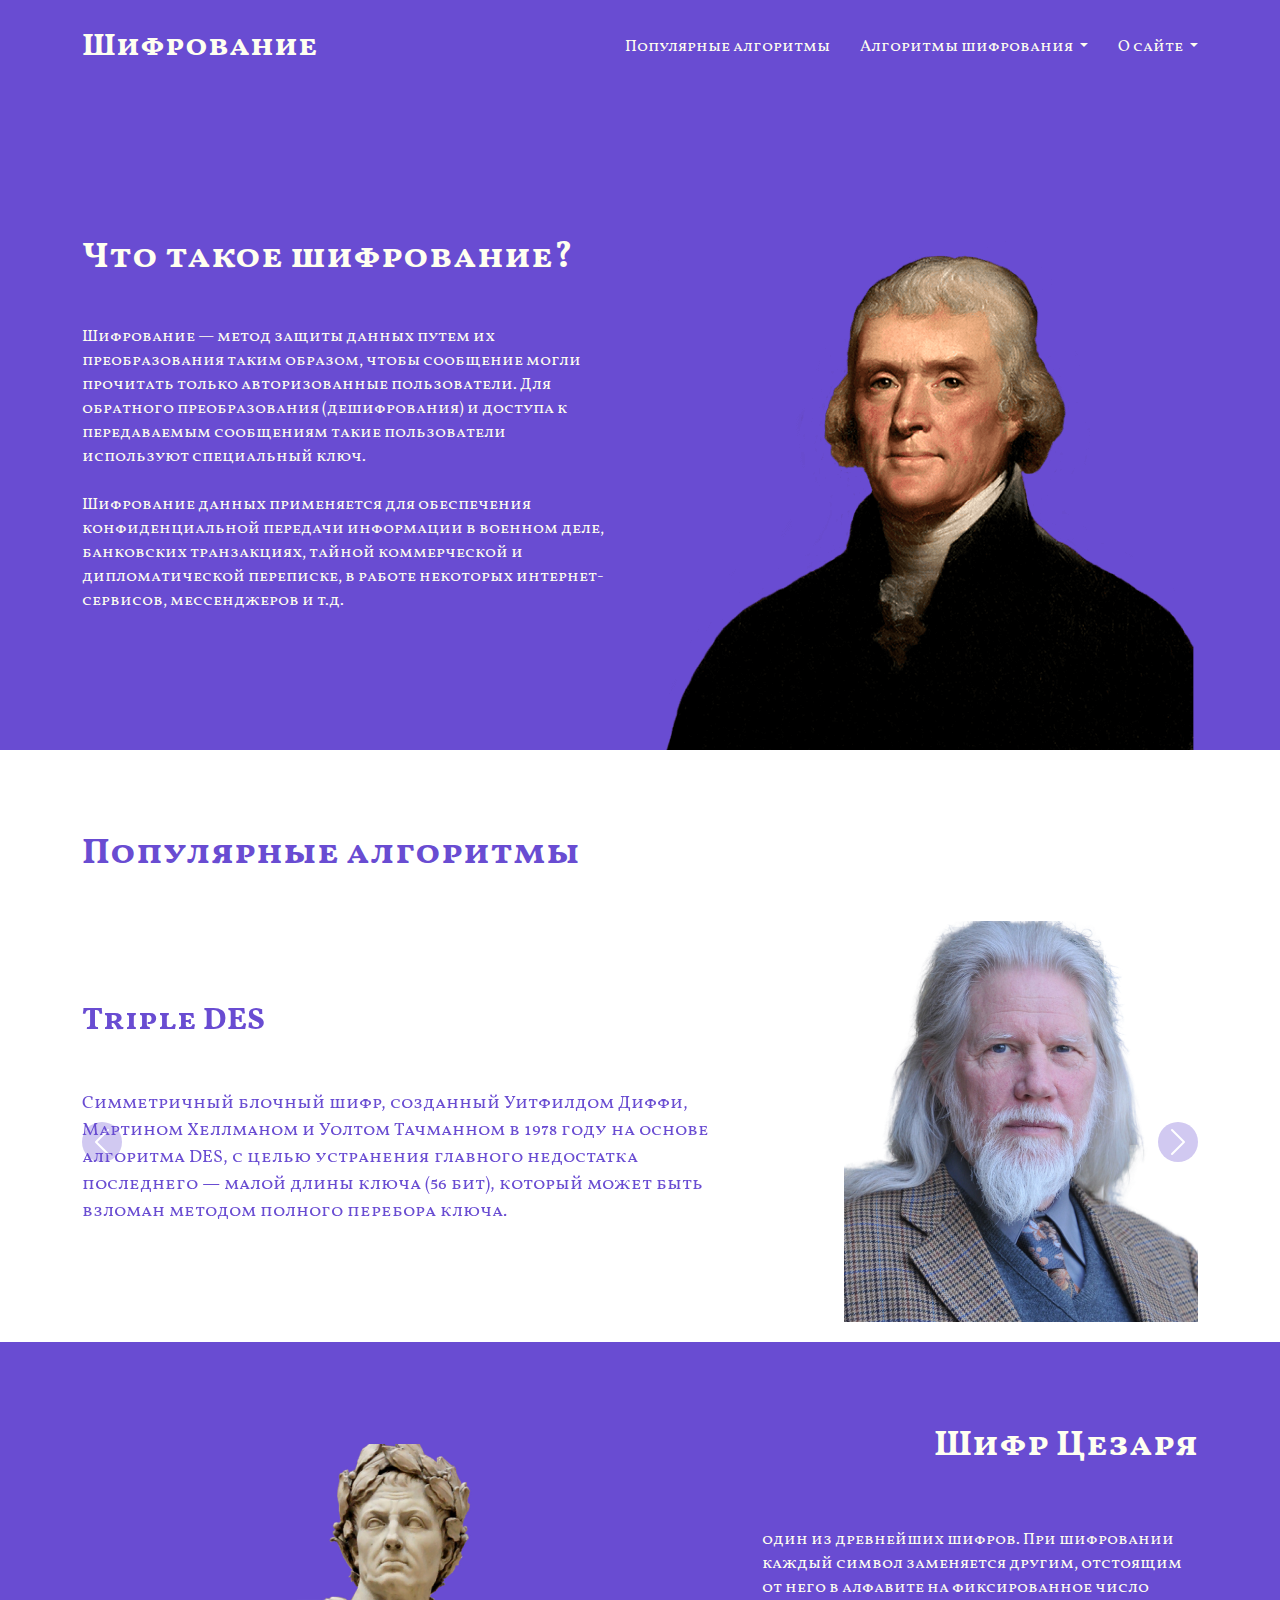
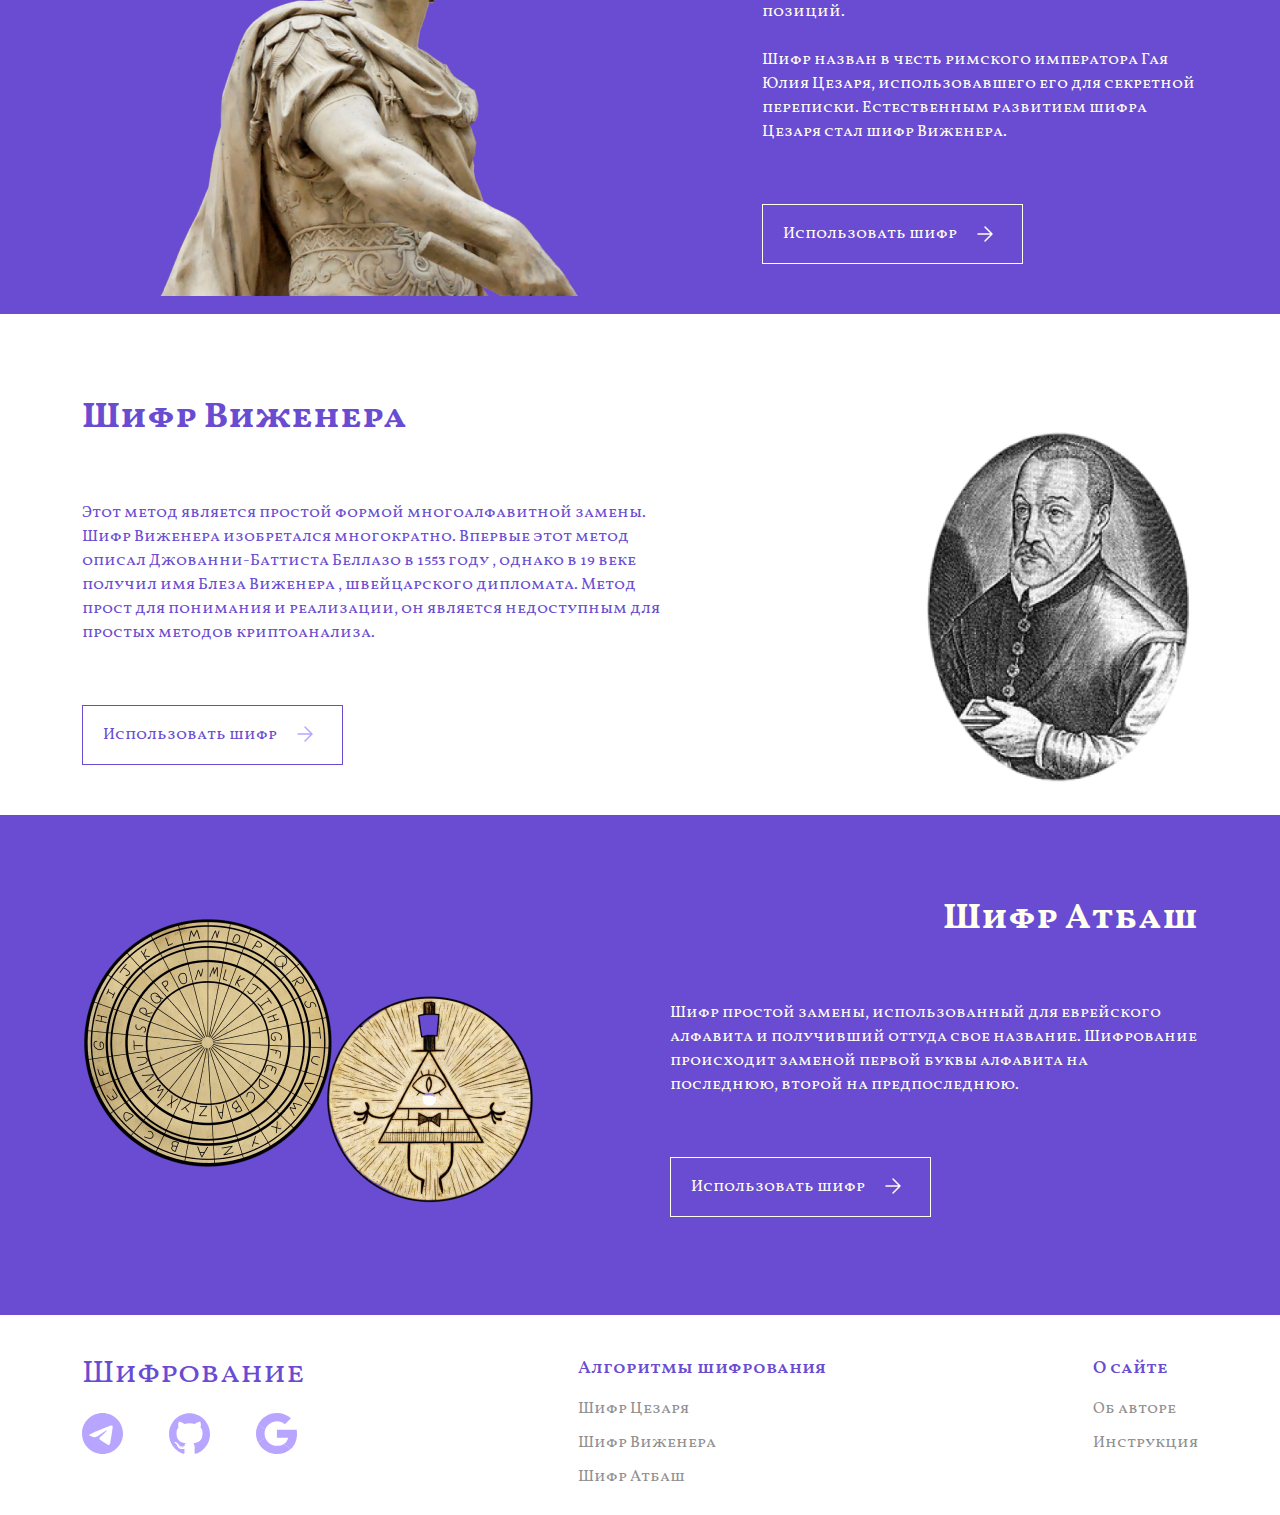
<file: Сайт/src/index.html>
<!DOCTYPE html>
<html lang="ru">
<head>
    <meta charset="UTF-8">
    <meta name="viewport" content="width=device-width, initial-scale=1.0">
    <link href="https://cdn.jsdelivr.net/npm/bootstrap@5.3.3/dist/css/bootstrap.min.css" rel="stylesheet" integrity="sha384-QWTKZyjpPEjISv5WaRU9OFeRpok6YctnYmDr5pNlyT2bRjXh0JMhjY6hW+ALEwIH" crossorigin="anonymous">
    <link rel="stylesheet" href="css/normalize.css">
    <link rel="stylesheet" href="css/style.css">
    <title>Шифрование</title>

    <link rel="apple-touch-icon" sizes="57x57" href="icons/fav/apple-icon-57x57.png">
    <link rel="apple-touch-icon" sizes="60x60" href="icons/fav/apple-icon-60x60.png">
    <link rel="apple-touch-icon" sizes="72x72" href="icons/fav/apple-icon-72x72.png">
    <link rel="apple-touch-icon" sizes="76x76" href="icons/fav/apple-icon-76x76.png">
    <link rel="apple-touch-icon" sizes="114x114" href="icons/fav/apple-icon-114x114.png">
    <link rel="apple-touch-icon" sizes="120x120" href="icons/fav/apple-icon-120x120.png">
    <link rel="apple-touch-icon" sizes="144x144" href="icons/fav/apple-icon-144x144.png">
    <link rel="apple-touch-icon" sizes="152x152" href="icons/fav/apple-icon-152x152.png">
    <link rel="apple-touch-icon" sizes="180x180" href="icons/fav/apple-icon-180x180.png">
    <link rel="icon" type="image/png" sizes="192x192"  href="icons/fav/android-icon-192x192.png">
    <link rel="icon" type="image/png" sizes="32x32" href="icons/fav/favicon-32x32.png">
    <link rel="icon" type="image/png" sizes="96x96" href="icons/fav/favicon-96x96.png">
    <link rel="icon" type="image/png" sizes="16x16" href="icons/fav/favicon-16x16.png">
    <link rel="manifest" href="icons/fav/manifest.json">
    <meta name="msapplication-TileColor" content="#ffffff">
    <meta name="msapplication-TileImage" content="icons/fav/ms-icon-144x144.png">
    <meta name="theme-color" content="#ffffff">
</head>
<body>
    <!-- Шапка -->
    <header class="header">
        <div class="container header__container">
            <nav class="navbar navbar-expand-md header__navbar">
                <div class="container-fluid">
                  <a class="navbar-brand header__logo logo" href="index.html">Шифрование</a>
                  <button class="navbar-toggler" type="button" data-bs-toggle="collapse" data-bs-target="#navbarSupportedContent" aria-controls="navbarSupportedContent" aria-expanded="false" aria-label="Переключатель навигации">
                    <!-- <span class="navbar-toggle-btn"></span> -->
                    <img src="icons/Menu_Duo_LG.svg" alt="" width="30" height="30">
                  </button>
                  <div class="collapse navbar-collapse justify-content-end" id="navbarSupportedContent">
                    <ul class="navbar-nav mb-lg-0">
                      <li class="nav-item">
                        <a class="nav-link" href="#slider">Популярные алгоритмы</a>
                      </li>
                      <li class="nav-item dropdown">
                        <a class="nav-link dropdown-toggle" href="#" role="button" data-bs-toggle="dropdown" aria-expanded="false">
                          Алгоритмы шифрования
                        </a>
                        <ul class="dropdown-menu">
                          <li><a class="dropdown-item" href="ceasar.html">Шифр Цезаря</a></li>
                          <li><a class="dropdown-item" href="vigener.html">Шифр Виженера</a></li>
                          <li><a class="dropdown-item" href="atbash.html">Шифр Атбаш</a></li>
                        </ul>
                      </li>
                      <li class="nav-item dropdown">
                        <a class="nav-link dropdown-toggle" href="#" role="button" data-bs-toggle="dropdown" aria-expanded="false">
                          О сайте
                        </a>
                        <ul class="dropdown-menu">
                          <li><a class="dropdown-item" href="author.html">Об авторе</a></li>
                          <li><a class="dropdown-item" href="instruction.html">Инструкция</a></li>
                        </ul>
                      </li>
                    </ul>
                  </div>
                </div>
              </nav>
        </div>
    </header>

    <main class="main">
      <!-- Основная часть -->
      <section class="main-part">
        <div class="container main-part__container">
          <div class="main-part__left-part">
            <h1 class="main-part__title title">Что такое шифрование?</h1>
            <p class="main-part__text text">Шифрование — метод защиты данных путем их преобразования таким образом, чтобы сообщение могли прочитать только авторизованные пользователи. Для обратного преобразования (дешифрования) и доступа к передаваемым сообщениям такие пользователи используют специальный ключ. <br> 
            <br>
            Шифрование данных применяется для обеспечения конфиденциальной передачи информации в военном деле, банковских транзакциях, тайной коммерческой и дипломатической переписке, в работе некоторых интернет-сервисов, мессенджеров и т.д.</p>
          </div>
          <div class="main-part__right-part">
            <img src="img/main-img.png" alt="томас джефферсон" width="556" height="510">
          </div>
        </div>
      </section>
      <!-- Слайдер -->
      <section class="main-slider" id="slider">
        <div class="container main-slider__container">
          <h2 class="main-slider__title title" id="popular-algorithms">Популярные алгоритмы</h2>
          <div id="carouselExampleIndicators" class="main-slider__carousel carousel slide">
            <div class="main-slider__carousel-inner carousel-inner">
              <div class="main-slider__carousel-item carousel-item active">
                <div class="main-slider__content">
                  <div class="main-slider__text">
                    <h2 class="main-slider__algorithm-name">Triple DES</h2>
                    <p class="main-slider__algorithm_descr">
                      Cимметричный блочный шифр, созданный Уитфилдом Диффи, Мартином Хеллманом и Уолтом Тачманном в 1978 году на основе алгоритма DES, с целью устранения главного недостатка последнего — малой длины ключа (56 бит), который может быть взломан методом полного перебора ключа.
                    </p>
                  </div>
                  <img src="img/slider-img-1.png" class=" w-100" alt="Создатель алгоритма" width="354" height="401">
                </div>
              </div>
              <div class="main-slider__carousel-item carousel-item">
                <div class="main-slider__content">
                  <div class="main-slider__text">
                    <h2 class="main-slider__algorithm-name">AES</h2>
                    <p class="main-slider__algorithm_descr">
                      симметричный алгоритм блочного шифрования, принятый в качестве стандарта шифрования правительством США по результатам конкурса AES. Этот алгоритм хорошо проанализирован и сейчас широко используется, как это было с его предшественником DES. Национальный институт стандартов и технологий США опубликовал спецификацию AES 26 ноября 2001 года после пятилетнего периода, в ходе которого были созданы и оценены 15 кандидатур.
                    </p>
                  </div>
                  <img src="img/slider-img-2.png" class="w-100" alt="Создатель алгоритма" width="354" height="401">
                </div>
              </div>
              <div class="main-slider__carousel-item carousel-item">
                <div class="main-slider__content">
                  <div class="main-slider__text">
                    <h2 class="main-slider__algorithm-name">ГОСТ 28147-8</h2>
                    <p class="main-slider__algorithm_descr">
                      Стандарт Российской Федерации на шифрование и имитозащиту данных. Первоначально имел гриф (ОВ или СС - точно не известно), затем гриф последовательно снижался, и к моменту официального проведения алгоритма через Госстандарт СССР в 1989 году был снят. Алгоритм остался ДСП (как известно, ДСП не считается грифом). В 1989 году стал официальным стандартом СССР, а позже, после распада СССР, федеральным стандартом Российской Федерации.
                    </p>
                  </div>
                  <img src="img/slider-img-3.png" class="w-100" alt="Создатель алгоритма" width="354" height="401">
                </div>
              </div>
            </div>
            <button class="carousel-control-prev control-button" type="button" data-bs-target="#carouselExampleIndicators" data-bs-slide="prev">
              <span class="carousel-control-prev-icon" aria-hidden="true"></span>
              <span class="visually-hidden">Предыдущий</span>
            </button>
            <button class="carousel-control-next control-button" type="button" data-bs-target="#carouselExampleIndicators" data-bs-slide="next">
              <span class="carousel-control-next-icon" aria-hidden="true"></span>
              <span class="visually-hidden">Следующий</span>
            </button>
          </div>
        </div>
      </section>
      <!-- Блок шифра Цезаря -->
      <section class="сaesars-сipher">
        <div class="container сaesars-сipher__container">
          <div class="сaesars-сipher__left-part">
            <img src="img/caesar-img.png" alt="Гай Юлий Цезарь" width="530" height="452">
          </div>
          <div class="сaesars-сipher__right-part">
            <h2 class="сaesars-сipher__title title">Шифр Цезаря</h2>
            <p class="сaesars-сipher__text text">один из древнейших шифров. При шифровании каждый символ заменяется другим, отстоящим от него в алфавите на фиксированное число позиций.<br>
            <br>
              Шифр назван в честь римского императора Гая Юлия Цезаря, использовавшего его для секретной переписки. Естественным развитием шифра Цезаря стал шифр Виженера.</p>
              <a class="сaesars-сipher__button button" type="button" href="ceasar.html">Использовать шифр</a>
          </div>
        </div>
      </section>
      <!-- Блок шифра Виженера -->
      <section class="vigener-cipher">
        <div class="container vigener-cipher__container">
          <div class="vigener-cipher__right-part">
            <h2 class="vigener-cipher__title title">Шифр Виженера</h2>
            <p class="vigener-cipher__text text">Этот метод является простой формой многоалфавитной замены. Шифр Виженера изобретался многократно. Впервые этот метод описал Джованни-Баттиста Беллазо в 1553 году , однако в 19 веке получил имя Блеза Виженера , швейцарского дипломата. Метод прост для понимания и реализации, он является недоступным для простых методов криптоанализа.</p>
              <a class="vigener-cipher__button button" type="button" href="vigener.html">Использовать шифр</a>
            </div>
            <div class="vigener-cipher__left-part">
              <img src="img/vigener-img.png" alt="Виженер" width="279" height="359">
            </div>
        </div>
      </section>
      <!-- Блок Шифра Атбаш -->
      <section class="atbash-cipher">
        <div class="container atbash-cipher__container">
          <div class="atbash-cipher__left-part">
            <img src="img/atbash-img.png" alt="Атбаш" width="453" height="330">
          </div>
          <div class="atbash-cipher__right-part">
            <h2 class="atbash-cipher__title title">Шифр Атбаш</h2>
            <p class="atbash-cipher__text text">Шифр простой замены, использованный для еврейского алфавита и получивший оттуда свое название. Шифрование происходит заменой первой буквы алфавита на последнюю, второй на предпоследнюю.</p>
              <a class="atbash-cipher__button button" type="button" href="atbash.html">Использовать шифр</a>
          </div>
        </div>
      </section>
    </main>

    <footer class="footer">
      <div class="container footer__container">
        <div class="footer__social-media-block">
          <h2 class="footer__logo logo">Шифрование</h2>
          <ul class="footer__social-media-list">
            <li class="footer__social-media-item"><a href="https://t.me/gibon22"><img src="icons/telegram-violet.svg" alt=""></a></li>
            <li class="footer__social-media-item"><a href="https://github.com/Antoha-proger"><img src="icons/github-violet.svg" alt=""></a></li>
            <li class="footer__social-media-item"><a href="mailto:kobeleva166@gmail.com"><img src="icons/gmail-violet.svg" alt=""></a></li>
          </ul>
        </div>
        <div class="footer__algorithm-block">
          <ul class="footer__algorithm-list footer-list">
            <li class="footer__algorithm-title footer-title">Алгоритмы шифрования</li>
            <li class="footer__algorithm-item footer-item"><a href="ceasar.html">Шифр Цезаря</a></li>
            <li class="footer__algorithm-item footer-item"><a href="vigener.html">Шифр Виженера</a></li>
            <li class="footer__algorithm-item footer-item"><a href="atbash.html">Шифр Атбаш</a></li>
          </ul>
        </div>
        <div class="footer__about-block">
          <ul class="footer__about-list footer-list">
            <li class="footer__about-title footer-title">О сайте</li>
            <li class="footer__about-item footer-item"><a href="author.html">Об авторе</a></li>
            <li class="footer__about-item footer-item"><a href="instruction.html">Инструкция</a></li>
          </ul>
        </div>
      </div>
    </footer>
    

    <script src="https://cdn.jsdelivr.net/npm/bootstrap@5.3.3/dist/js/bootstrap.bundle.min.js" integrity="sha384-YvpcrYf0tY3lHB60NNkmXc5s9fDVZLESaAA55NDzOxhy9GkcIdslK1eN7N6jIeHz" crossorigin="anonymous"></script>
    <script src="js/script.js"></script>
</body>
</html>
</file>
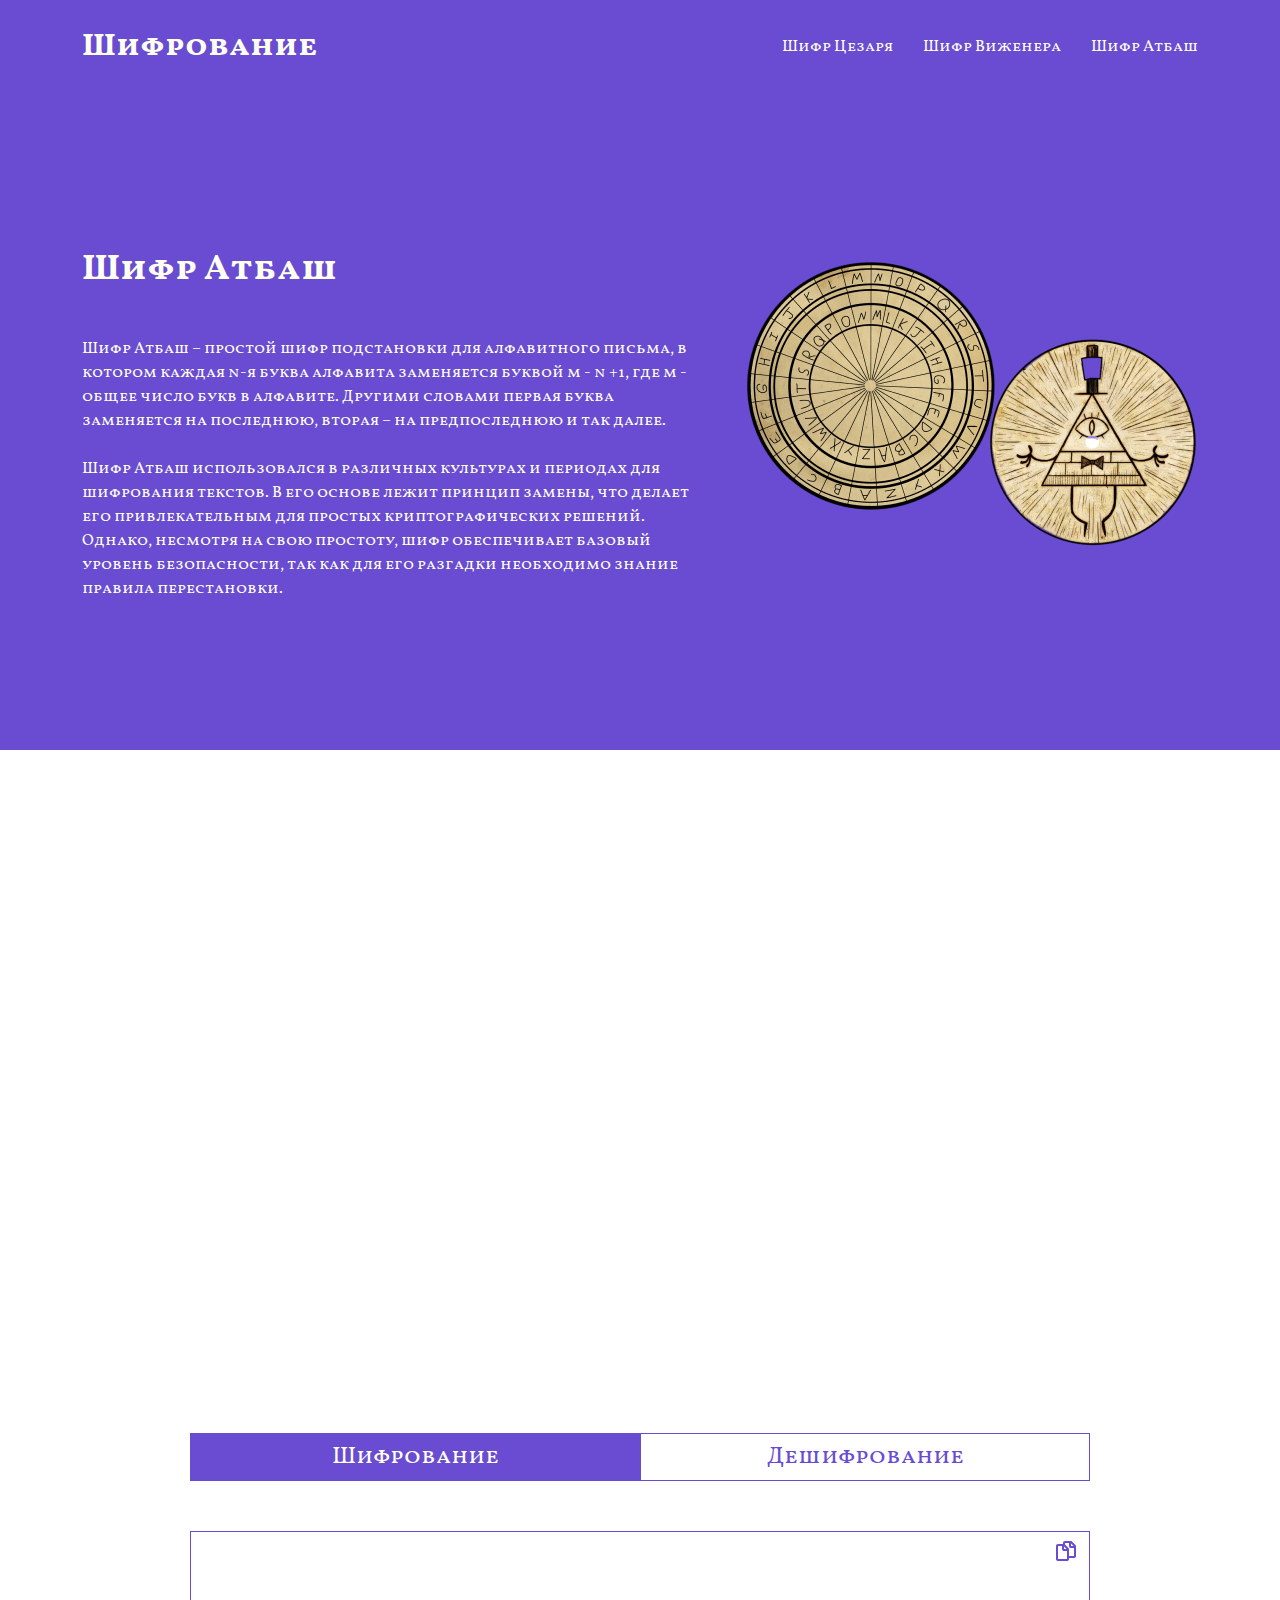
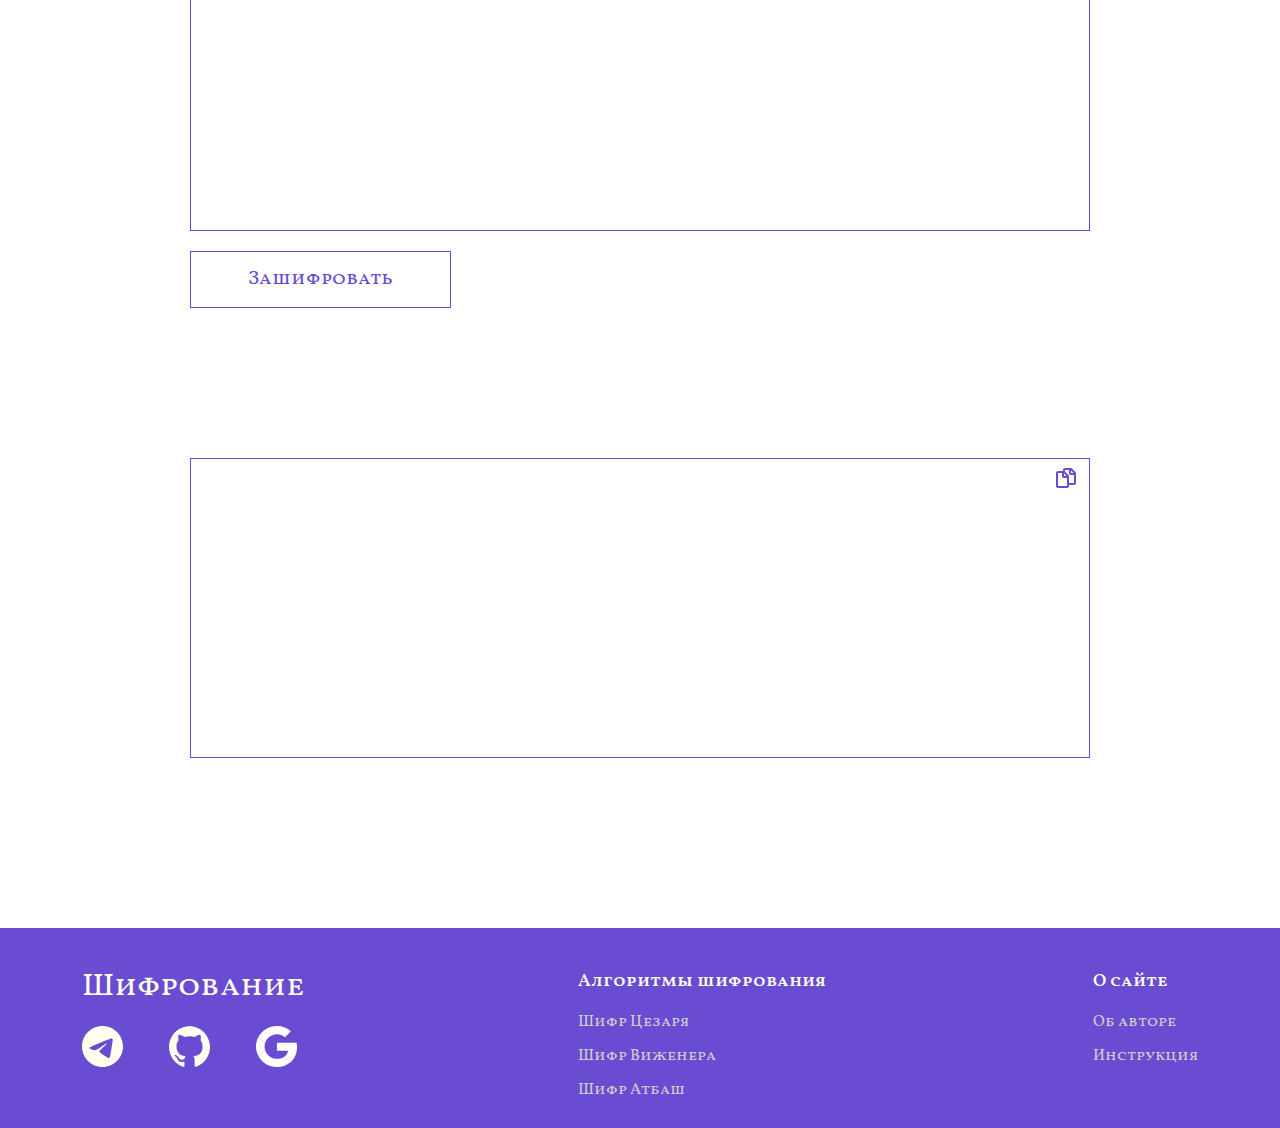
<file: Сайт/src/atbash.html>
<!DOCTYPE html>
<html lang="ru">
<head>
    <meta charset="UTF-8">
    <meta name="viewport" content="width=device-width, initial-scale=1.0">
    <link href="https://cdn.jsdelivr.net/npm/bootstrap@5.3.3/dist/css/bootstrap.min.css" rel="stylesheet" integrity="sha384-QWTKZyjpPEjISv5WaRU9OFeRpok6YctnYmDr5pNlyT2bRjXh0JMhjY6hW+ALEwIH" crossorigin="anonymous">
    <link rel="preconnect" href="https://www.youtube.com/watch?v=kueULgDkA5k&embeds_referring_euri=http%3A%2F%2F127.0.0.1%3A5501%2F&source_ve_path=OTY3MTQ&feature=emb_imp_woyt">
    <link rel="stylesheet" href="css/normalize.css">
    <link rel="stylesheet" href="css/style.css">
    <title>Шифр Атбаш</title>

    <link rel="apple-touch-icon" sizes="57x57" href="icons/fav/apple-icon-57x57.png">
    <link rel="apple-touch-icon" sizes="60x60" href="icons/fav/apple-icon-60x60.png">
    <link rel="apple-touch-icon" sizes="72x72" href="icons/fav/apple-icon-72x72.png">
    <link rel="apple-touch-icon" sizes="76x76" href="icons/fav/apple-icon-76x76.png">
    <link rel="apple-touch-icon" sizes="114x114" href="icons/fav/apple-icon-114x114.png">
    <link rel="apple-touch-icon" sizes="120x120" href="icons/fav/apple-icon-120x120.png">
    <link rel="apple-touch-icon" sizes="144x144" href="icons/fav/apple-icon-144x144.png">
    <link rel="apple-touch-icon" sizes="152x152" href="icons/fav/apple-icon-152x152.png">
    <link rel="apple-touch-icon" sizes="180x180" href="icons/fav/apple-icon-180x180.png">
    <link rel="icon" type="image/png" sizes="192x192"  href="icons/fav/android-icon-192x192.png">
    <link rel="icon" type="image/png" sizes="32x32" href="icons/fav/favicon-32x32.png">
    <link rel="icon" type="image/png" sizes="96x96" href="icons/fav/favicon-96x96.png">
    <link rel="icon" type="image/png" sizes="16x16" href="icons/fav/favicon-16x16.png">
    <meta name="msapplication-TileColor" content="#ffffff">
    <meta name="msapplication-TileImage" content="icons/fav/ms-icon-144x144.png">
    <meta name="theme-color" content="#ffffff">
</head>
</head>
<body>

    <header class="header">
        <div class="container header__container">
            <nav class="navbar navbar-expand-md header__navbar">
                <div class="container-fluid">
                  <a class="navbar-brand header__logo logo" href="index.html">Шифрование</a>
                  <button class="navbar-toggler" type="button" data-bs-toggle="collapse" data-bs-target="#navbarSupportedContent" aria-controls="navbarSupportedContent" aria-expanded="false" aria-label="Переключатель навигации">
                    <!-- <span class="navbar-toggle-btn"></span> -->
                    <img src="icons/Menu_Duo_LG.svg" alt="" width="30" height="30">
                  </button>
                  <div class="collapse navbar-collapse justify-content-end" id="navbarSupportedContent">
                    <ul class="navbar-nav mb-lg-0">
                      <li class="nav-item">
                        <a class="nav-link" href="ceasar.html">Шифр Цезаря</a>
                      </li>
                      <li class="nav-item">
                        <a class="nav-link" href="vigener.html">
                            Шифр Виженера
                        </a>
                      </li>
                      <li class="nav-item">
                        <a class="nav-link" href="atbash.html">
                            Шифр Атбаш
                        </a>
                      </li>
                    </ul>
                  </div>
                </div>
              </nav>
        </div>
    </header>
    <main class="main">
        <!-- Главная часть -->
        <section class="main-part">
            <div class="container main-part__container">
              <div class="main-part__left-part">
                <h1 class="main-part__title title">Шифр Атбаш</h1>
                <p class="main-part__text text">Шифр Атбаш – простой шифр подстановки для алфавитного письма, в котором каждая n-я буква алфавита заменяется буквой m - n +1, где m - общее число букв в алфавите. Другими словами первая буква заменяется на последнюю, вторая – на предпоследнюю и так далее. <br>
                <br>Шифр Атбаш использовался в различных культурах и периодах для шифрования текстов. В его основе лежит принцип замены, что делает его привлекательным для простых криптографических решений. Однако, несмотря на свою простоту, шифр обеспечивает базовый уровень безопасности, так как для его разгадки необходимо знание правила перестановки.
                </p>
              </div>
              <div class="main-part__right-part content-center">
                <img src="img/atbash-img.png" alt="Виженер" width="453" height="330">
              </div>
            </div>
        </section>
        <!-- Видеоплеер -->
        <section class="player">
            <div class="player__container continer">
                <iframe class="player__videoplayer videoplayer" width="560" height="315" src="https://www.youtube.com/embed/5Wsrhrn_uEE?si=iJbTWgO74BWF16T3" title="YouTube video player" frameborder="0" allow="accelerometer; autoplay; clipboard-write; encrypted-media; gyroscope; picture-in-picture; web-share" referrerpolicy="strict-origin-when-cross-origin" allowfullscreen></iframe>
            </div>
        </section>
        <!-- Шифрование -->
        <section class="encryption">
            <div class="encryption__container container">
                <!-- Кнопки переключения режимов шифрование/дешифрование -->
                <div class="encryption__switch-buttons switch-buttons" role="group">
                    <div class="encryption__switch-item switch-item">
                        <input class="encryption__btn-check" type="radio" name="btnradio" id="encrypt-radio" autocomplete="off" checked>
                        <label class="encryption__btn-label encrypt-radio" for="encrypt-radio">Шифрование</label>
                    </div>
                    <div class="encryption__switch-item switch-item">
                        <input class="encryption__btn-check" type="radio" name="btnradio" id="decrypt-radio" autocomplete="off">
                        <label class="encryption__btn-label decrypt-radio" for="decrypt-radio">Дешифрование</label>
                    </div>
                </div>
                <!-- Поле вводе текста для шифрования -->
                <div class="encryption__input-block">
                  <div class="copy-button input-button" type="button">
                  </div>
                  <textarea class="enctyption__textarea textarea" name="input-text" id="input-text" cols="3" rows="10" wrap="hard"></textarea>
                  <div class="encryption__button-block">
                      <!-- <button class="encryption__file-load-btn encrypt-button" 
                      type="button">Вставить в файл</button> -->
                      <button class="encryption__encrypt-btn encrypt-button" id="encrypt-decrypt-btn" type="button">Зашифровать</button>
                  </div>
                </div>
                <!-- Поле с зашифрованным текстом -->
                <div class="encryption__output-block">
                  <div class="copy-button output-button" type="button">
                  </div>
                  <textarea class="enctyption__textarea textarea" name="output-text" id="output-text" cols="30" rows="10" wrap="hard"></textarea>
                  <!-- <div class="encryption__button-block">
                      <button class="encryption__file-save-btn encrypt-button" type="button">Сохранить в файл</button>
                  </div> -->
                </div>
            </div>
        </section>

        <div class="main__btn-up btn-up"></div>
        <div class="copy-input-result">
          <span>Copied!</span>
        </div>
    </main>

    <footer class="ceasar-footer footer violet">
        <div class="container footer__container">
          <div class="footer__social-media-block">
            <h2 class="footer__logo logo ceasar-footer__logo">Шифрование</h2>
            <ul class="footer__social-media-list">
              <li class="footer__social-media-item"><a href="https://t.me/gibon22"><img src="icons/telegram-white.svg" alt=""></a></li>
              <li class="footer__social-media-item"><a href="https://github.com/Antoha-proger"><img src="icons/github-white.svg" alt=""></a></li>
              <li class="footer__social-media-item"><a href="mailto:kobeleva166@gmail.com"><img src="icons/gmail-white.svg" alt=""></a></li>
            </ul>
          </div>
          <div class="footer__algorithm-block">
            <ul class="footer__algorithm-list footer-list">
              <li class="footer__algorithm-title footer-title footer-title_violet">Алгоритмы шифрования</li>
              <li class="footer__algorithm-item footer-item footer-item_violet"><a href="ceasar.html">Шифр Цезаря</a></li>
              <li class="footer__algorithm-item footer-item footer-item_violet"><a href="vigener.html">Шифр Виженера</a></li>
              <li class="footer__algorithm-item footer-item footer-item_violet"><a href="atbash.html">Шифр Атбаш</a></li>
            </ul>
          </div>
          <div class="footer__about-block">
            <ul class="footer__about-list footer-list">
              <li class="footer__about-title footer-title footer-title_violet">О сайте</li>
              <li class="footer__about-item footer-item footer-item_violet"><a href="author.html">Об авторе</a></li>
              <li class="footer__about-item footer-item footer-item_violet"><a href="instruction.html">Инструкция</a></li>
            </ul>
          </div>
        </div>
    </footer>

    <script src="https://cdn.jsdelivr.net/npm/bootstrap@5.3.3/dist/js/bootstrap.bundle.min.js" integrity="sha384-YvpcrYf0tY3lHB60NNkmXc5s9fDVZLESaAA55NDzOxhy9GkcIdslK1eN7N6jIeHz" crossorigin="anonymous"></script>
    <script src="js/main_script.js"></script>
    <script src="js/atbash_script.js"></script>
</body>
</html>
</file>
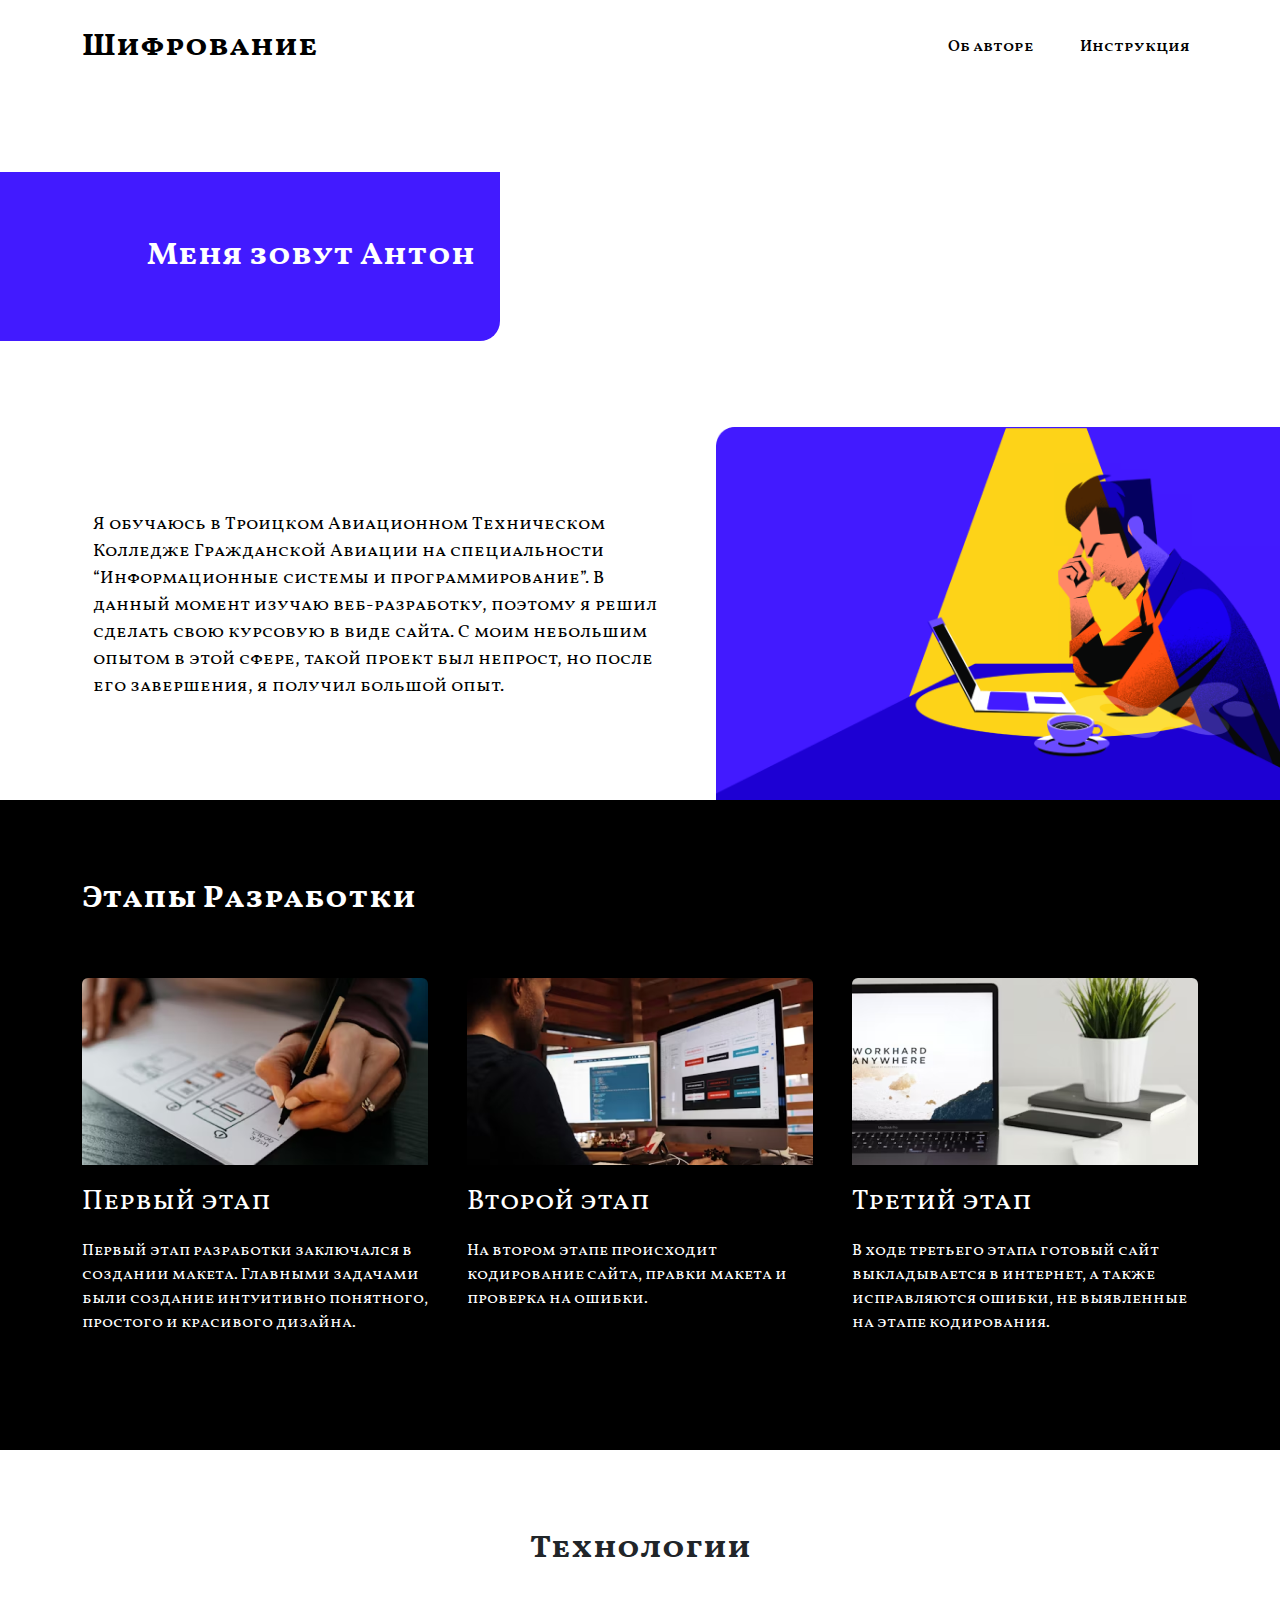
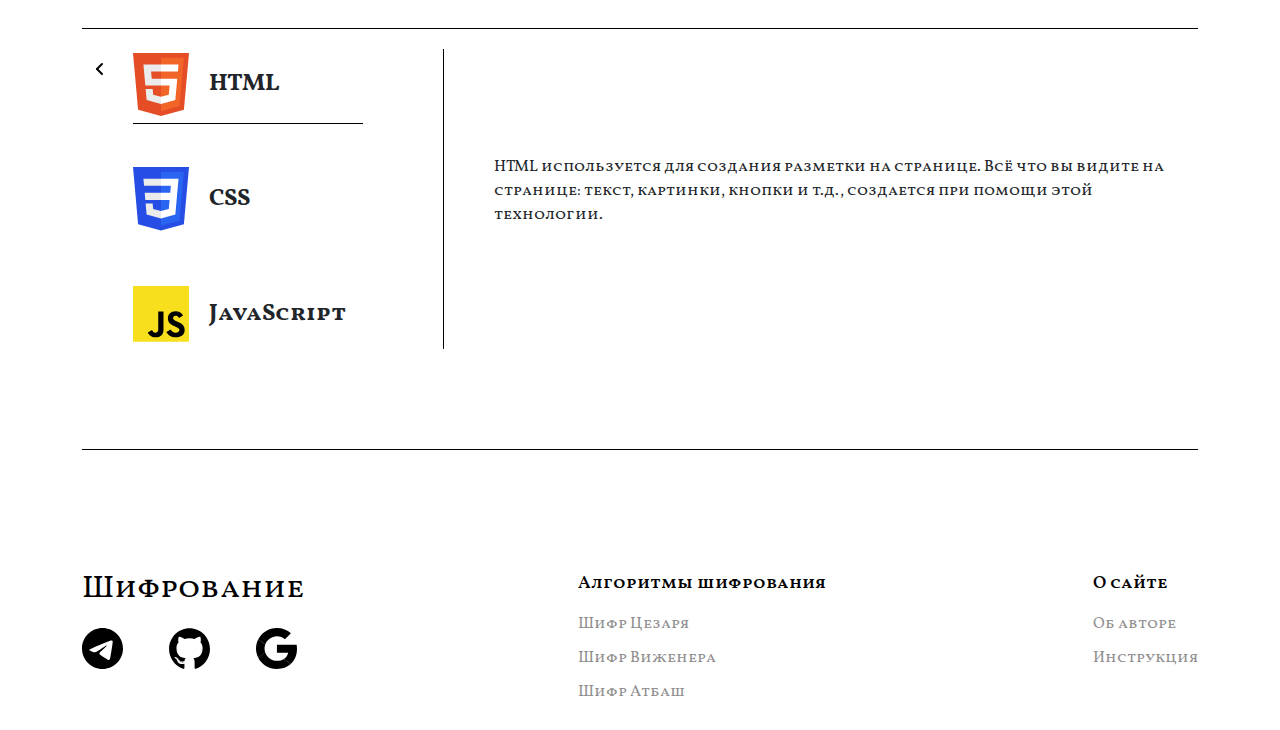
<file: Сайт/src/author.html>
<!DOCTYPE html>
<html lang="ru">
<head>
    <meta charset="UTF-8">
    <meta name="viewport" content="width=device-width, initial-scale=1.0">
    <link href="https://cdn.jsdelivr.net/npm/bootstrap@5.3.3/dist/css/bootstrap.min.css" rel="stylesheet" integrity="sha384-QWTKZyjpPEjISv5WaRU9OFeRpok6YctnYmDr5pNlyT2bRjXh0JMhjY6hW+ALEwIH" crossorigin="anonymous">
    <link rel="preconnect" href="https://www.youtube.com/watch?time_continue=4&v=pi58jcbs09k&embeds_referring_euri=http%3A%2F%2F127.0.0.1%3A5501%2F&source_ve_path=Mjg2NjY&feature=emb_logo" as="fetch">
    <link rel="stylesheet" href="css/normalize.css">
    <link rel="stylesheet" href="css/author_style.css">

    <link rel="apple-touch-icon" sizes="57x57" href="icons/fav/apple-icon-57x57.png">
    <link rel="apple-touch-icon" sizes="60x60" href="icons/fav/apple-icon-60x60.png">
    <link rel="apple-touch-icon" sizes="72x72" href="icons/fav/apple-icon-72x72.png">
    <link rel="apple-touch-icon" sizes="76x76" href="icons/fav/apple-icon-76x76.png">
    <link rel="apple-touch-icon" sizes="114x114" href="icons/fav/apple-icon-114x114.png">
    <link rel="apple-touch-icon" sizes="120x120" href="icons/fav/apple-icon-120x120.png">
    <link rel="apple-touch-icon" sizes="144x144" href="icons/fav/apple-icon-144x144.png">
    <link rel="apple-touch-icon" sizes="152x152" href="icons/fav/apple-icon-152x152.png">
    <link rel="apple-touch-icon" sizes="180x180" href="icons/fav/apple-icon-180x180.png">
    <link rel="icon" type="image/png" sizes="192x192"  href="icons/fav/android-icon-192x192.png">
    <link rel="icon" type="image/png" sizes="32x32" href="icons/fav/favicon-32x32.png">
    <link rel="icon" type="image/png" sizes="96x96" href="icons/fav/favicon-96x96.png">
    <link rel="icon" type="image/png" sizes="16x16" href="icons/fav/favicon-16x16.png">
    <!-- <link rel="manifest" href="icons/fav/manifest.json"> -->
    <meta name="msapplication-TileColor" content="#ffffff">
    <meta name="msapplication-TileImage" content="icons/fav/ms-icon-144x144.png">
    <meta name="theme-color" content="#ffffff">

    <title>Об авторе</title>
</head>
<body>
    <!-- Шапка -->
    <header class="header author-header">
        <div class="container author-header__container">
            <nav class="navbar navbar-expand-md author-header__navbar">
                <div class="container-fluid">
                  <a class="navbar-brand author-header__logo logo" href="index.html">Шифрование</a>
                  <button class="navbar-toggler" type="button" data-bs-toggle="collapse" data-bs-target="#navbarSupportedContent" aria-controls="navbarSupportedContent" aria-expanded="false" aria-label="Переключатель навигации">
                    <img src="icons/Menu_Duo_MD.svg" alt="" width="30" height="30">
                  </button>
                  <div class="collapse navbar-collapse justify-content-end" id="navbarSupportedContent">
                    <ul class="navbar-nav mb-lg-0">
                      <li class="nav-item">
                        <a class="nav-link" href="author.html">Об авторе</a>
                      </li>
                      <li class="nav-item">
                        <a class="nav-link" href="instruction.html">
                            Инструкция
                        </a>
                      </li>
                    </ul>
                  </div>
                </div>
              </nav>
        </div>
    </header>

    <main class="main">
        <section class="general">
            <div class="general__container container">
                <div class="general__top-part">
                    <div class="general__title-block title">
                        <h1 class="main-part__title title">Меня зовут Антон</h1>
                    </div>

                    
                </div>

                <div class="general__bottom-part">
                    <p class="general__text text">
                        Я обучаюсь в Троицком Авиационном Техническом Колледже Гражданской Авиации на специальности “Информационные системы и программирование”.
                        В данный момент изучаю веб-разработку, поэтому я решил сделать свою курсовую в виде сайта.
                        С моим небольшим опытом в этой сфере, такой проект был непрост, но после его завершения, я получил большой опыт.
                    </p>
                    <img src="img/general.png" alt="" width="564" height="373">
                </div>
            </div>
        </section>

        <section class="development">
            <div class="development__container container">
                <h2 class="development__title title">Этапы Разработки</h2>
                <div class="development__cards-block cards-block">
                    <div class="development__card card">
                        <div class="card__top-part">
                            <img src="img/card1.png" alt="" width="361" height="187">
                        </div>
                        <div class="card__bottom-part">
                            <h3 class="card__title">Первый этап</h3>
                            <p class="card__text">
                                Первый этап разработки заключался в создании макета.
                                Главными задачами были создание интуитивно понятного, простого 
                                и красивого дизайна.
                            </p>
                        </div>
                    </div>
                    <div class="development__card card">
                        <div class="card__top-part">
                            <img src="img/card2.png" alt="" width="361" height="187">
                        </div>
                        <div class="card__bottom-part">
                            <h3 class="card__title">Второй этап</h3>
                            <p class="card__text">
                                На втором этапе происходит кодирование сайта, правки макета и проверка на ошибки.
                            </p>
                        </div>
                    </div>
                    <div class="development__card card">
                        <div class="card__top-part">
                            <img src="img/card3.png" alt="" width="361" height="187">
                        </div>
                        <div class="card__bottom-part">
                            <h3 class="card__title">Третий этап</h3>
                            <p class="card__text">
                                В ходе третьего этапа готовый сайт выкладывается в интернет, а также исправляются ошибки, не выявленные на этапе кодирования.
                            </p>
                        </div>
                    </div>
                </div>
            </div>
        </section>

        <section class="technique">
            <div class="technique__container container">
                <h2 class="technique__title title">Технологии</h2>
                <div class="technique__line line"></div>
                <div class="technique__content">
                    <button class="technique__toggle-button" type="button"></button>
                    <div class="technique__switch-buttons">
                        <div class="technique__switch-item">
                            <input class="technique__btn-check" type="radio" name="btnradio" id="html-radio" autocomplete="off" checked>
                            <label class="technique__tech-logo" for="html-radio">
                                <img src="icons/html-logo.svg" alt="">
                            </label>
                            <label class="technique__tech-title" for="html-radio">HTML</label>
                        </div>

                        <div class="technique__switch-item">
                            <input class="technique__btn-check" type="radio" name="btnradio" id="css-radio" autocomplete="off">
                            <label class="technique__tech-logo" for="css-radio">
                                <img src="icons/css-logo.svg" alt="">
                            </label>
                            <label class="technique__tech-title" for="css-radio">CSS</label>
                        </div>

                        <div class="technique__switch-item">
                            <input class="technique__btn-check" type="radio" name="btnradio" id="js-radio" autocomplete="off">
                            <label class="technique__tech-logo" for="js-radio">
                                <img src="icons/js-logo.svg" alt="">
                            </label>
                            <label class="technique__tech-title" for="js-radio">JavaScript</label>
                        </div>
                    </div>
                    <div class="technique__technology-description">
                        <p class="technique__description-text">
                            HTML используется для создания разметки на странице.
                            Всё что вы видите на странице: текст, картинки, кнопки и т.д.,
                            создается при помощи этой технологии. 
                        </p>
                    </div>
                </div>
                <div class="technique__line line"></div>
            </div>
        </section>

        <div class="main__btn-up btn-up"></div>
    </main>

    <footer class="footer">
        <div class="container footer__container">
          <div class="footer__social-media-block">
            <h2 class="footer__logo logo">Шифрование</h2>
            <ul class="footer__social-media-list">
              <li class="footer__social-media-item"><a href="https://t.me/gibon22"><img src="icons/telegram-black.svg" alt=""></a></li>
              <li class="footer__social-media-item"><a href="https://github.com/Antoha-proger"><img src="icons/github-black.svg" alt=""></a></li>
              <li class="footer__social-media-item"><a href="mailto:kobeleva166@gmail.com"><img src="icons/google-black.svg" alt=""></a></li>
            </ul>
          </div>
          <div class="footer__algorithm-block">
            <ul class="footer__algorithm-list footer-list">
              <li class="footer__algorithm-title footer-title">Алгоритмы шифрования</li>
              <li class="footer__algorithm-item footer-item"><a href="ceasar.html">Шифр Цезаря</a></li>
              <li class="footer__algorithm-item footer-item"><a href="vigener.html">Шифр Виженера</a></li>
              <li class="footer__algorithm-item footer-item"><a href="atbash.html">Шифр Атбаш</a></li>
            </ul>
          </div>
          <div class="footer__about-block">
            <ul class="footer__about-list footer-list">
              <li class="footer__about-title footer-title">О сайте</li>
              <li class="footer__about-item footer-item"><a href="author.html">Об авторе</a></li>
              <li class="footer__about-item footer-item"><a href="instruction.html">Инструкция</a></li>
            </ul>
          </div>
        </div>
      </footer>

    <script src="https://cdn.jsdelivr.net/npm/bootstrap@5.3.3/dist/js/bootstrap.bundle.min.js" integrity="sha384-YvpcrYf0tY3lHB60NNkmXc5s9fDVZLESaAA55NDzOxhy9GkcIdslK1eN7N6jIeHz" crossorigin="anonymous"></script>
    <script src="js/main_script.js"></script>
    <script src="js/author_script.js"></script>
</body>
</html>
</file>
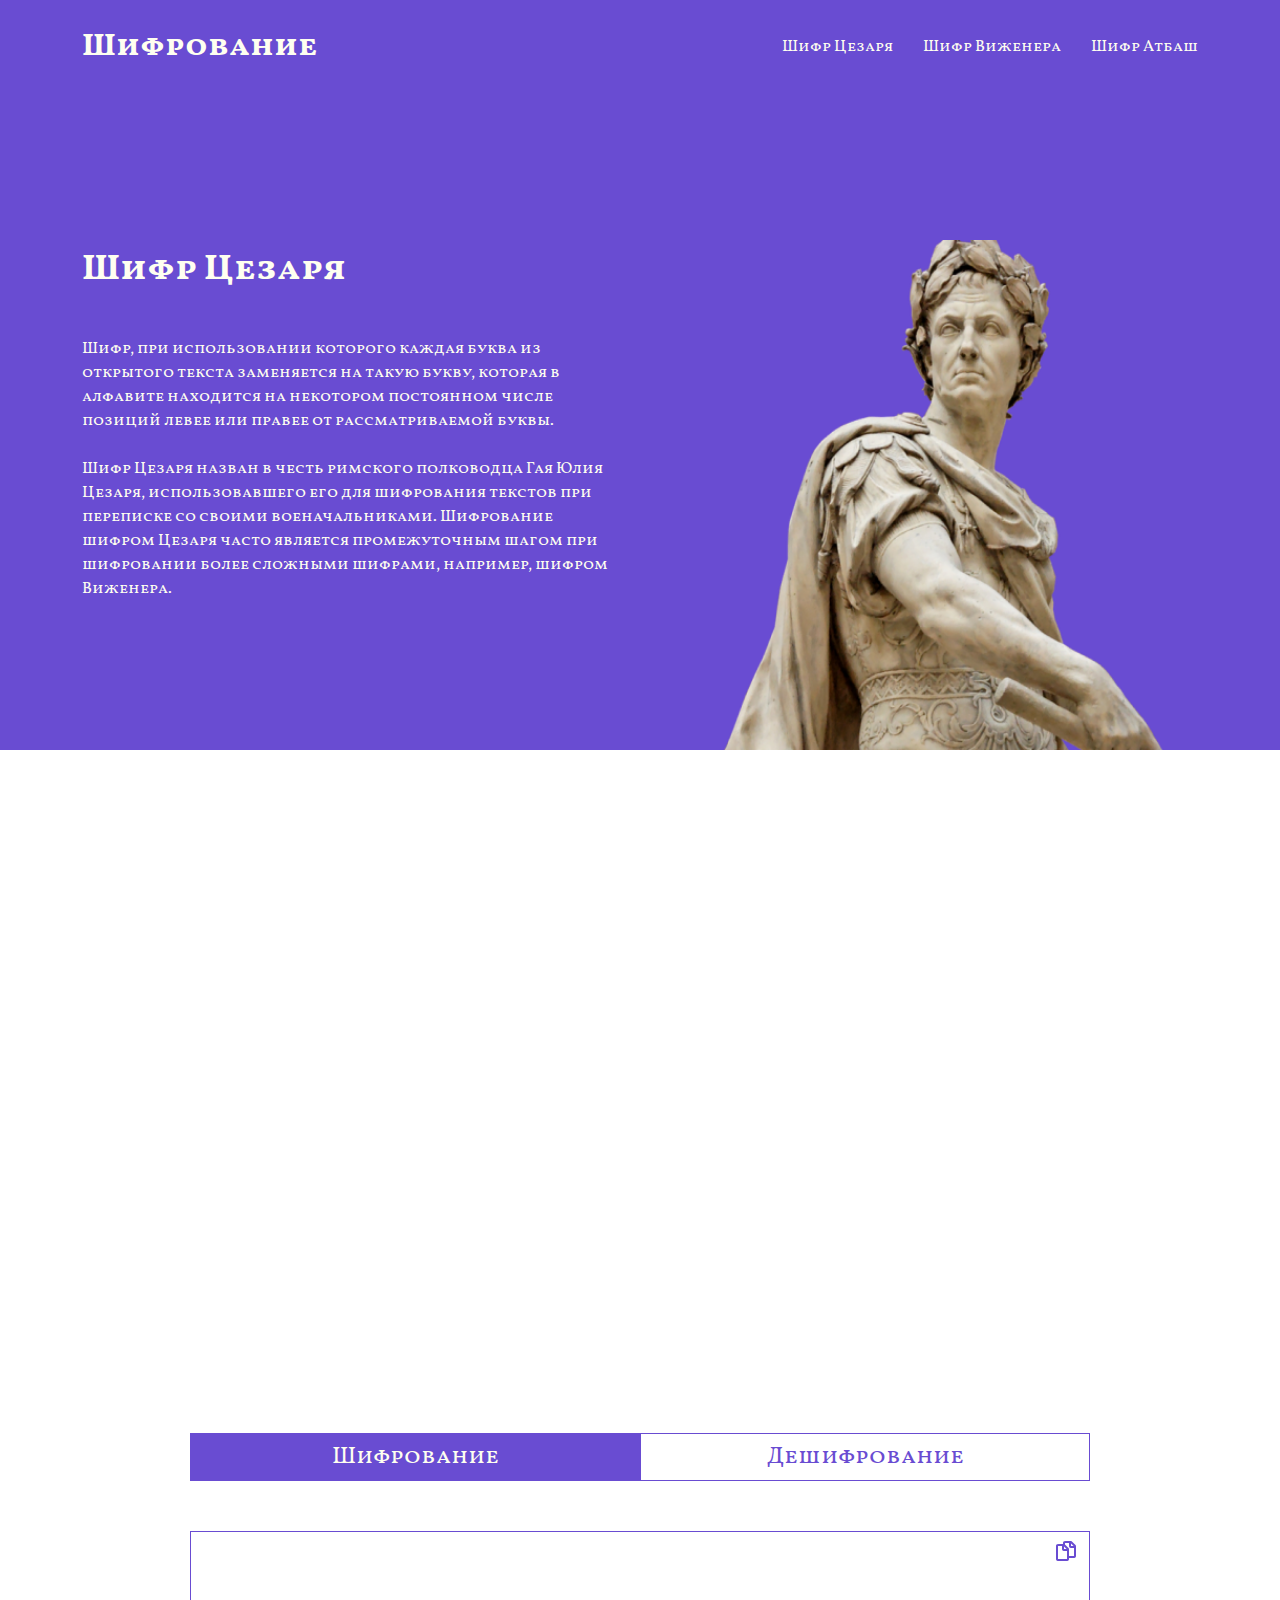
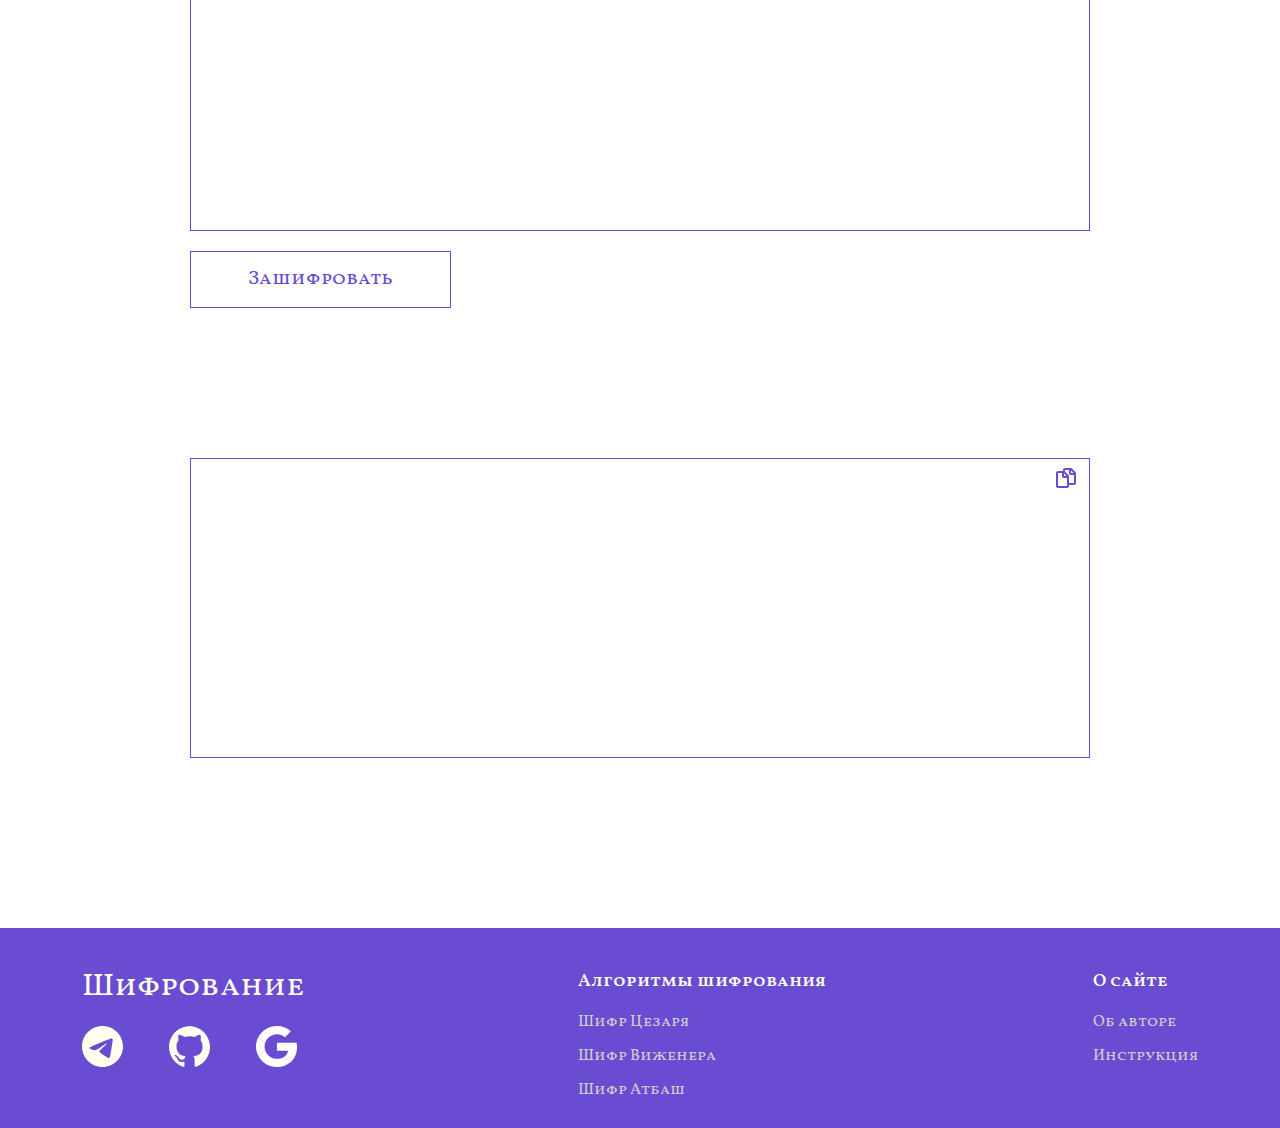
<file: Сайт/src/ceasar.html>
<!DOCTYPE html>
<html lang="ru">
<head>
    <meta charset="UTF-8">
    <meta name="viewport" content="width=device-width, initial-scale=1.0">
    <link href="https://cdn.jsdelivr.net/npm/bootstrap@5.3.3/dist/css/bootstrap.min.css" rel="stylesheet" integrity="sha384-QWTKZyjpPEjISv5WaRU9OFeRpok6YctnYmDr5pNlyT2bRjXh0JMhjY6hW+ALEwIH" crossorigin="anonymous">
    <link rel="preconnect" href="https://www.youtube.com/watch?time_continue=4&v=pi58jcbs09k&embeds_referring_euri=http%3A%2F%2F127.0.0.1%3A5501%2F&source_ve_path=Mjg2NjY&feature=emb_logo" as="fetch">
    <link rel="stylesheet" href="css/normalize.css">
    <link rel="stylesheet" href="css/style.css">
    <title>Шифр Цезаря</title>

    <link rel="apple-touch-icon" sizes="57x57" href="icons/fav/apple-icon-57x57.png">
    <link rel="apple-touch-icon" sizes="60x60" href="icons/fav/apple-icon-60x60.png">
    <link rel="apple-touch-icon" sizes="72x72" href="icons/fav/apple-icon-72x72.png">
    <link rel="apple-touch-icon" sizes="76x76" href="icons/fav/apple-icon-76x76.png">
    <link rel="apple-touch-icon" sizes="114x114" href="icons/fav/apple-icon-114x114.png">
    <link rel="apple-touch-icon" sizes="120x120" href="icons/fav/apple-icon-120x120.png">
    <link rel="apple-touch-icon" sizes="144x144" href="icons/fav/apple-icon-144x144.png">
    <link rel="apple-touch-icon" sizes="152x152" href="icons/fav/apple-icon-152x152.png">
    <link rel="apple-touch-icon" sizes="180x180" href="icons/fav/apple-icon-180x180.png">
    <link rel="icon" type="image/png" sizes="192x192"  href="icons/fav/android-icon-192x192.png">
    <link rel="icon" type="image/png" sizes="32x32" href="icons/fav/favicon-32x32.png">
    <link rel="icon" type="image/png" sizes="96x96" href="icons/fav/favicon-96x96.png">
    <link rel="icon" type="image/png" sizes="16x16" href="icons/fav/favicon-16x16.png">
    <meta name="msapplication-TileColor" content="#ffffff">
    <meta name="msapplication-TileImage" content="icons/fav/ms-icon-144x144.png">
    <meta name="theme-color" content="#ffffff">
</head>
<body>
    <!-- Шапка -->
    <header class="header">
        <div class="container header__container">
            <nav class="navbar navbar-expand-md header__navbar">
                <div class="container-fluid">
                  <a class="navbar-brand header__logo logo" href="index.html">Шифрование</a>
                  <button class="navbar-toggler" type="button" data-bs-toggle="collapse" data-bs-target="#navbarSupportedContent" aria-controls="navbarSupportedContent" aria-expanded="false" aria-label="Переключатель навигации">
                    <!-- <span class="navbar-toggle-btn"></span> -->
                    <img src="icons/Menu_Duo_LG.svg" alt="" width="30" height="30">
                  </button>
                  <div class="collapse navbar-collapse justify-content-end" id="navbarSupportedContent">
                    <ul class="navbar-nav mb-lg-0">
                      <li class="nav-item">
                        <a class="nav-link" href="ceasar.html">Шифр Цезаря</a>
                      </li>
                      <li class="nav-item">
                        <a class="nav-link" href="vigener.html">
                            Шифр Виженера
                        </a>
                      </li>
                      <li class="nav-item">
                        <a class="nav-link" href="atbash.html">
                            Шифр Атбаш
                        </a>
                      </li>
                    </ul>
                  </div>
                </div>
              </nav>
        </div>
    </header>
    <main class="main">
        <!-- Главная часть -->
        <section class="main-part">
            <div class="container main-part__container">
              <div class="main-part__left-part">
                <h1 class="main-part__title title">Шифр Цезаря</h1>
                <p class="main-part__text text">Шифр, при использовании которого каждая буква из открытого текста заменяется на такую букву, которая в алфавите находится на некотором постоянном числе позиций левее или правее от рассматриваемой буквы. <br>
                <br>
                Шифр Цезаря назван в честь римского полководца Гая Юлия Цезаря, использовавшего его для шифрования текстов при переписке со своими военачальниками. Шифрование шифром Цезаря часто является промежуточным шагом при шифровании более сложными шифрами, например, шифром Виженера.</p>
              </div>
              <div class="main-part__right-part">
                <img src="img/caesar-img.png" alt="Гай Юлий Цезарь" width="556" height="510">
              </div>
            </div>
        </section>
        <!-- Видеоплеер -->
        <section class="player">
            <div class="player__container continer">
                <iframe class="player__videoplayer videoplayer" width="746" height="500" src="https://www.youtube.com/embed/pi58jcbs09k?si=pSVgiWFjHK32FJpA" title="YouTube video player" frameborder="1" allow="accelerometer; autoplay; clipboard-write; encrypted-media; gyroscope; picture-in-picture; web-share" referrerpolicy="strict-origin-when-cross-origin" allowfullscreen></iframe>
            </div>
        </section>
        <!-- Шифрование -->
        <section class="encryption">
            <div class="encryption__container container">
                <!-- Кнопки переключения режимов шифрование/дешифрование -->
                <div class="encryption__switch-buttons switch-buttons" role="group">
                    <div class="encryption__switch-item switch-item">
                        <input class="encryption__btn-check" type="radio" name="btnradio" id="encrypt-radio" autocomplete="off" checked>
                        <label class="encryption__btn-label encrypt-radio" for="encrypt-radio">Шифрование</label>
                    </div>
                    <div class="encryption__switch-item switch-item">
                        <input class="encryption__btn-check" type="radio" name="btnradio" id="decrypt-radio" autocomplete="off">
                        <label class="encryption__btn-label decrypt-radio" for="decrypt-radio">Дешифрование</label>
                    </div>
                </div>
                <!-- Поле вводе текста для шифрования -->
                <div class="encryption__input-block">
                  <div class="copy-button input-button" type="button">
                  </div>
                  <textarea class="enctyption__textarea textarea" name="input-text" id="input-text" cols="3" rows="10" wrap="hard"></textarea>
                  <div class="encryption__button-block">
                      <!-- <button class="encryption__file-load-btn encrypt-button" 
                      type="button">Вставить в файл</button> -->
                      <button class="encryption__encrypt-btn encrypt-button" id="encrypt-decrypt-btn" type="button">Зашифровать</button>
                  </div>
                </div>
                <!-- Поле с зашифрованным текстом -->
                <div class="encryption__output-block">
                  <div class="copy-button output-button" type="button">
                  </div>
                  <textarea class="enctyption__textarea textarea" name="output-text" id="output-text" cols="30" rows="10" wrap="hard"></textarea>
                  <!-- <div class="encryption__button-block">
                      <button class="encryption__file-save-btn encrypt-button" type="button">Сохранить в файл</button>
                  </div> -->
                </div>
            </div>
        </section>

        <div class="main__btn-up btn-up"></div>
        <div class="copy-input-result">
          <span>Copied!</span>
        </div>
    </main>

    <footer class="ceasar-footer footer violet">
        <div class="container footer__container">
          <div class="footer__social-media-block">
            <h2 class="footer__logo logo ceasar-footer__logo">Шифрование</h2>
            <ul class="footer__social-media-list">
              <li class="footer__social-media-item"><a href="https://t.me/gibon22"><img src="icons/telegram-white.svg" alt=""></a></li>
              <li class="footer__social-media-item"><a href="https://github.com/Antoha-proger"><img src="icons/github-white.svg" alt=""></a></li>
              <li class="footer__social-media-item"><a href="mailto:kobeleva166@gmail.com"><img src="icons/gmail-white.svg" alt=""></a></li>
            </ul>
          </div>
          <div class="footer__algorithm-block">
            <ul class="footer__algorithm-list footer-list">
              <li class="footer__algorithm-title footer-title footer-title_violet">Алгоритмы шифрования</li>
              <li class="footer__algorithm-item footer-item footer-item_violet"><a href="ceasar.html">Шифр Цезаря</a></li>
              <li class="footer__algorithm-item footer-item footer-item_violet"><a href="vigener.html">Шифр Виженера</a></li>
              <li class="footer__algorithm-item footer-item footer-item_violet"><a href="atbash.html">Шифр Атбаш</a></li>
            </ul>
          </div>
          <div class="footer__about-block">
            <ul class="footer__about-list footer-list">
              <li class="footer__about-title footer-title footer-title_violet">О сайте</li>
              <li class="footer__about-item footer-item footer-item_violet"><a href="author.html">Об авторе</a></li>
              <li class="footer__about-item footer-item footer-item_violet"><a href="instruction.html">Инструкция</a></li>
            </ul>
          </div>
        </div>
    </footer>

    <script src="https://cdn.jsdelivr.net/npm/bootstrap@5.3.3/dist/js/bootstrap.bundle.min.js" integrity="sha384-YvpcrYf0tY3lHB60NNkmXc5s9fDVZLESaAA55NDzOxhy9GkcIdslK1eN7N6jIeHz" crossorigin="anonymous"></script>
    <script src="js/main_script.js"></script>
    <script src="js/cezar_script.js"></script>
</body>
</html>
</file>
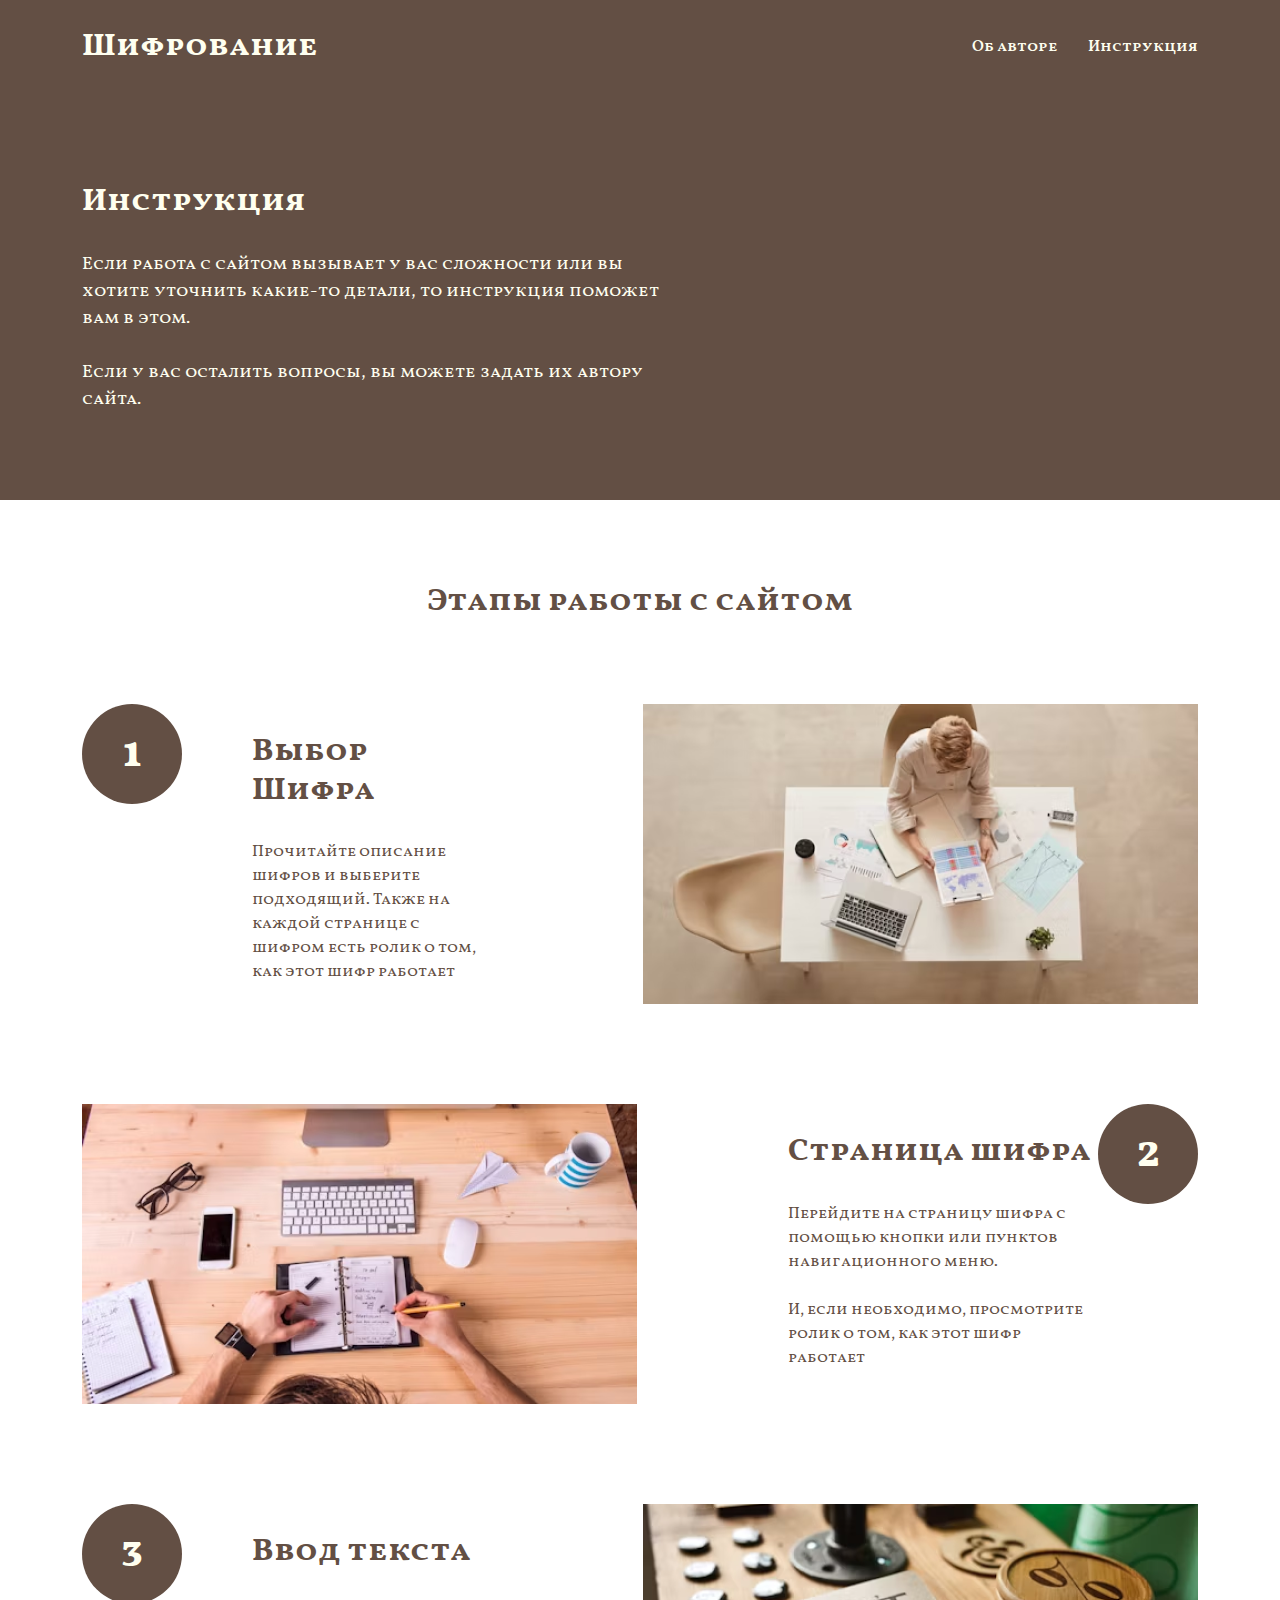
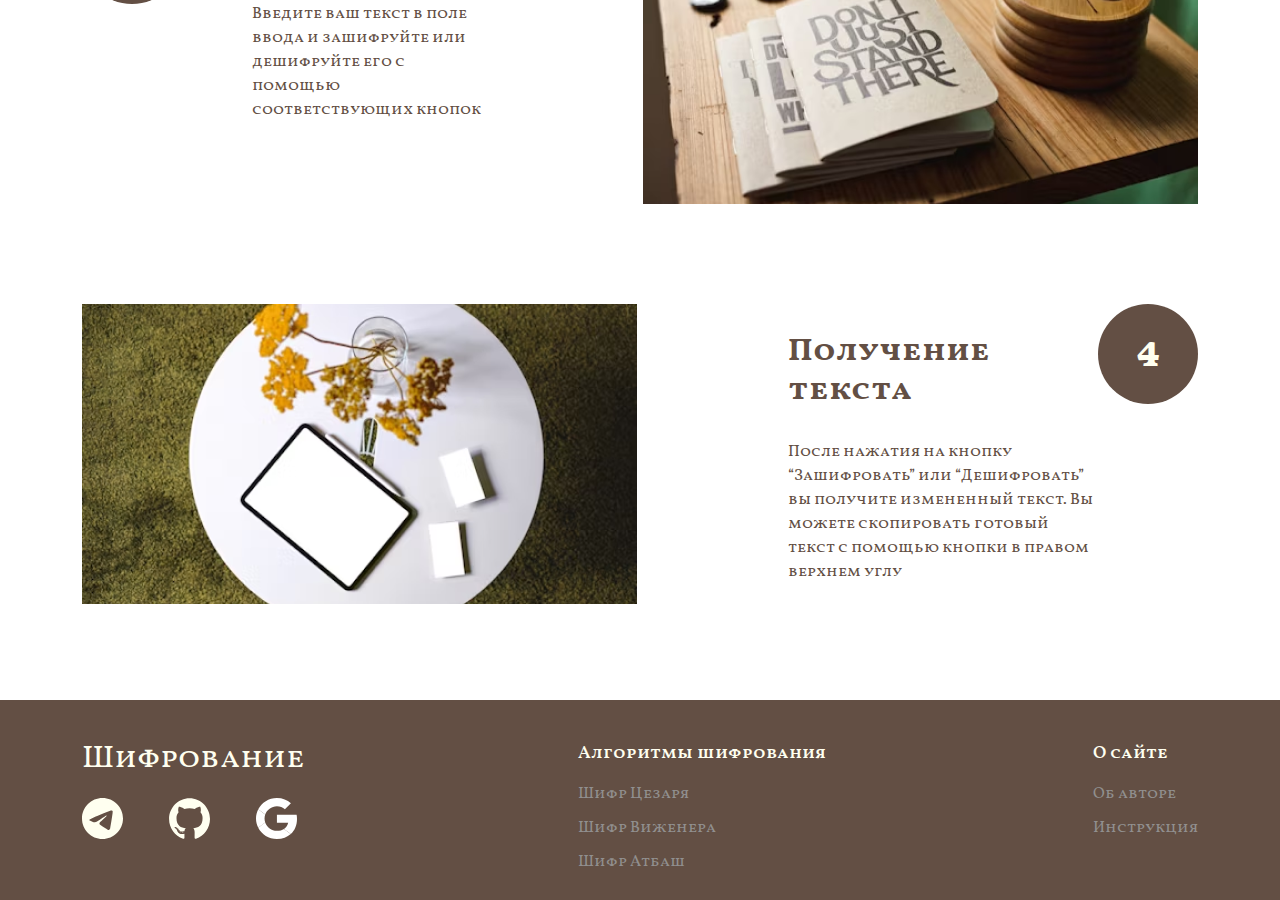
<file: Сайт/src/instruction.html>
<!DOCTYPE html>
<html lang="ru">
<head>
    <meta charset="UTF-8">
    <meta name="viewport" content="width=device-width, initial-scale=1.0">
    <link href="https://cdn.jsdelivr.net/npm/bootstrap@5.3.3/dist/css/bootstrap.min.css" rel="stylesheet" integrity="sha384-QWTKZyjpPEjISv5WaRU9OFeRpok6YctnYmDr5pNlyT2bRjXh0JMhjY6hW+ALEwIH" crossorigin="anonymous">
    <link rel="stylesheet" href="css/normalize.css">
    <link rel="stylesheet" href="css/instruct_style.css">
    <title>Инструкция</title>

    <link rel="apple-touch-icon" sizes="57x57" href="icons/fav/apple-icon-57x57.png">
    <link rel="apple-touch-icon" sizes="60x60" href="icons/fav/apple-icon-60x60.png">
    <link rel="apple-touch-icon" sizes="72x72" href="icons/fav/apple-icon-72x72.png">
    <link rel="apple-touch-icon" sizes="76x76" href="icons/fav/apple-icon-76x76.png">
    <link rel="apple-touch-icon" sizes="114x114" href="icons/fav/apple-icon-114x114.png">
    <link rel="apple-touch-icon" sizes="120x120" href="icons/fav/apple-icon-120x120.png">
    <link rel="apple-touch-icon" sizes="144x144" href="icons/fav/apple-icon-144x144.png">
    <link rel="apple-touch-icon" sizes="152x152" href="icons/fav/apple-icon-152x152.png">
    <link rel="apple-touch-icon" sizes="180x180" href="icons/fav/apple-icon-180x180.png">
    <link rel="icon" type="image/png" sizes="192x192"  href="icons/fav/android-icon-192x192.png">
    <link rel="icon" type="image/png" sizes="32x32" href="icons/fav/favicon-32x32.png">
    <link rel="icon" type="image/png" sizes="96x96" href="icons/fav/favicon-96x96.png">
    <link rel="icon" type="image/png" sizes="16x16" href="icons/fav/favicon-16x16.png">
    <!-- <link rel="manifest" href="icons/fav/manifest.json"> -->
    <meta name="msapplication-TileColor" content="#ffffff">
    <meta name="msapplication-TileImage" content="icons/fav/ms-icon-144x144.png">
    <meta name="theme-color" content="#ffffff">
</head>
<body>
    <!-- Шапка -->
    <header class="header instruct-header">
        <div class="container instruct-header__container">
            <nav class="navbar navbar-expand-md instruct-header__navbar">
                <div class="container-fluid">
                  <a class="navbar-brand instruct-header__logo logo" href="index.html">Шифрование</a>
                  <button class="navbar-toggler" type="button" data-bs-toggle="collapse" data-bs-target="#navbarSupportedContent" aria-controls="navbarSupportedContent" aria-expanded="false" aria-label="Переключатель навигации">
                    <img src="icons/Menu_Duo_LG.svg" alt="" width="30" height="30">
                  </button>
                  <div class="collapse navbar-collapse justify-content-end" id="navbarSupportedContent">
                    <ul class="navbar-nav mb-lg-0">
                      <li class="nav-item">
                        <a class="nav-link" href="author.html">Об авторе</a>
                      </li>
                      <li class="nav-item">
                        <a class="nav-link" href="instruction.html">
                            Инструкция
                        </a>
                      </li>
                    </ul>
                  </div>
                </div>
              </nav>
        </div>
    </header>

    <main class="main">
        <section class="general">
            <div class="general__container container">
                <h1 class="general__title title">Инструкция</h1>
                <p class="general__text text">Если работа с сайтом вызывает у вас сложности или вы хотите уточнить какие-то детали, то инструкция поможет вам в этом. <br>
                <br>
                Если у вас осталить вопросы, вы можете задать их автору сайта.</p>
            </div>
        </section>

        <section class="steps">
            <div class="steps__container container">
                <h2 class="steps__main-title title">Этапы работы с сайтом</h2>
                <section class="steps__first-step step step_left">
                    <div class="steps__content content">
                        <p class="steps__first-number number">1</p>
                        <div class="steps__wrapper wrapper">
                            <h3 class="steps__title title">Выбор Шифра</h3>
                            <p class="steps__text text">
                                Прочитайте описание шифров и 
                                выберите подходящий. 
                                Также на каждой странице с шифром есть ролик о том, как этот шифр работает
                            </p>
                        </div>
                    </div>
                    <img src="img/instruct-first.png" alt="" width="555" height="300">
                </section>

                <section class="steps__second-step step step_right">
                    <img src="img/instruct-second.png" alt="" width="555" height="300">
                    <div class="steps__content content">
                        <div class="steps__wrapper wrapper">
                            <h3 class="steps__title title">Страница шифра</h3>
                            <p class="steps__text text">
                                Перейдите на страницу шифра с помощью кнопки или пунктов навигационного меню. <br>
                                <br> 
                                И, если необходимо, просмотрите ролик о том, как этот шифр работает
                            </p>
                        </div>
                        <p class="steps__second-number number">2</p>
                    </div>
                </section>

                <section class="steps__third-step step step_left">
                    <div class="steps__content content">
                        <p class="steps__third-number number">3</p>
                        <div class="steps__wrapper wrapper">
                            <h3 class="steps__title title">Ввод текста</h3>
                            <p class="steps__text text">
                                Введите ваш текст в поле ввода и зашифруйте или дешифруйте его с помощью соответствующих кнопок
                            </p>
                        </div>
                    </div>
                    <img src="img/instruct-third.png" alt="" width="555" height="300">
                </section>

                <section class="steps__forth-step step step_right">
                    <img src="img/instruct-forth.png" alt="" width="555" height="300">
                    <div class="steps__content content">
                        <div class="steps__wrapper wrapper">
                            <h3 class="steps__title title">Получение текста</h3>
                            <p class="steps__text text">
                                После нажатия на кнопку “Зашифровать” или “Дешифровать” вы получите измененный текст.
                                Вы можете скопировать готовый текст с помощью кнопки в правом верхнем углу
                            </p>
                        </div>
                        <p class="steps__forth-number number">4</p>
                    </div>
                </section>
            </div>
        </section>

        <div class="main__btn-up btn-up"></div>
    </main>

    <footer class="footer">
        <div class="container footer__container">
          <div class="footer__social-media-block">
            <h2 class="footer__logo logo">Шифрование</h2>
            <ul class="footer__social-media-list">
              <li class="footer__social-media-item"><a href="https://t.me/gibon22"><img src="icons/telegram-brown.svg" alt=""></a></li>
              <li class="footer__social-media-item"><a href="https://github.com/Antoha-proger"><img src="icons/github-brown.svg" alt=""></a></li>
              <li class="footer__social-media-item"><a href="mailto:kobeleva166@gmail.com"><img src="icons/gmail-brown.svg" alt=""></a></li>
            </ul>
          </div>
          <div class="footer__algorithm-block">
            <ul class="footer__algorithm-list footer-list">
              <li class="footer__algorithm-title footer-title">Алгоритмы шифрования</li>
              <li class="footer__algorithm-item footer-item"><a href="ceasar.html">Шифр Цезаря</a></li>
              <li class="footer__algorithm-item footer-item"><a href="vigener.html">Шифр Виженера</a></li>
              <li class="footer__algorithm-item footer-item"><a href="atbash.html">Шифр Атбаш</a></li>
            </ul>
          </div>
          <div class="footer__about-block">
            <ul class="footer__about-list footer-list">
              <li class="footer__about-title footer-title">О сайте</li>
              <li class="footer__about-item footer-item"><a href="author.html">Об авторе</a></li>
              <li class="footer__about-item footer-item"><a href="instruction.html">Инструкция</a></li>
            </ul>
          </div>
        </div>
      </footer>

    <script src="https://cdn.jsdelivr.net/npm/bootstrap@5.3.3/dist/js/bootstrap.bundle.min.js" integrity="sha384-YvpcrYf0tY3lHB60NNkmXc5s9fDVZLESaAA55NDzOxhy9GkcIdslK1eN7N6jIeHz" crossorigin="anonymous"></script>
    <script src="js/main_script.js"></script>
</body>
</html>
</file>
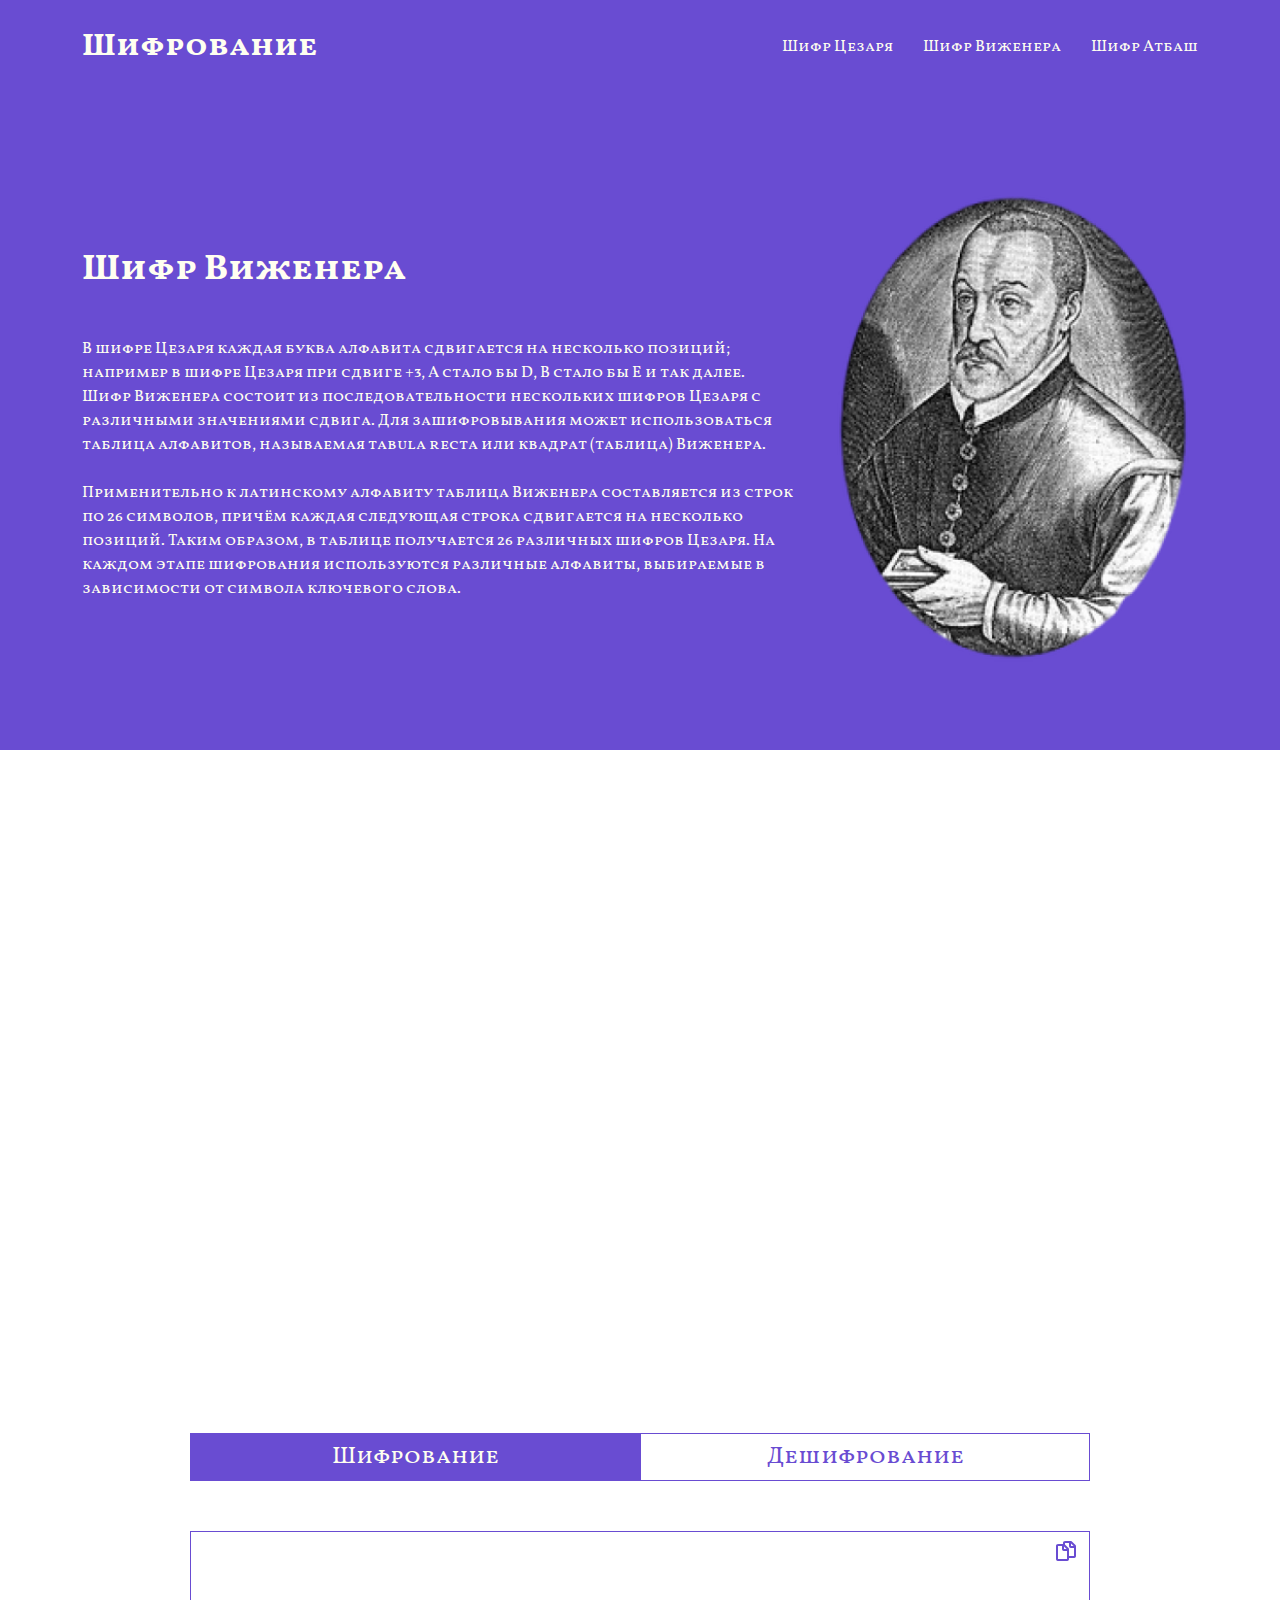
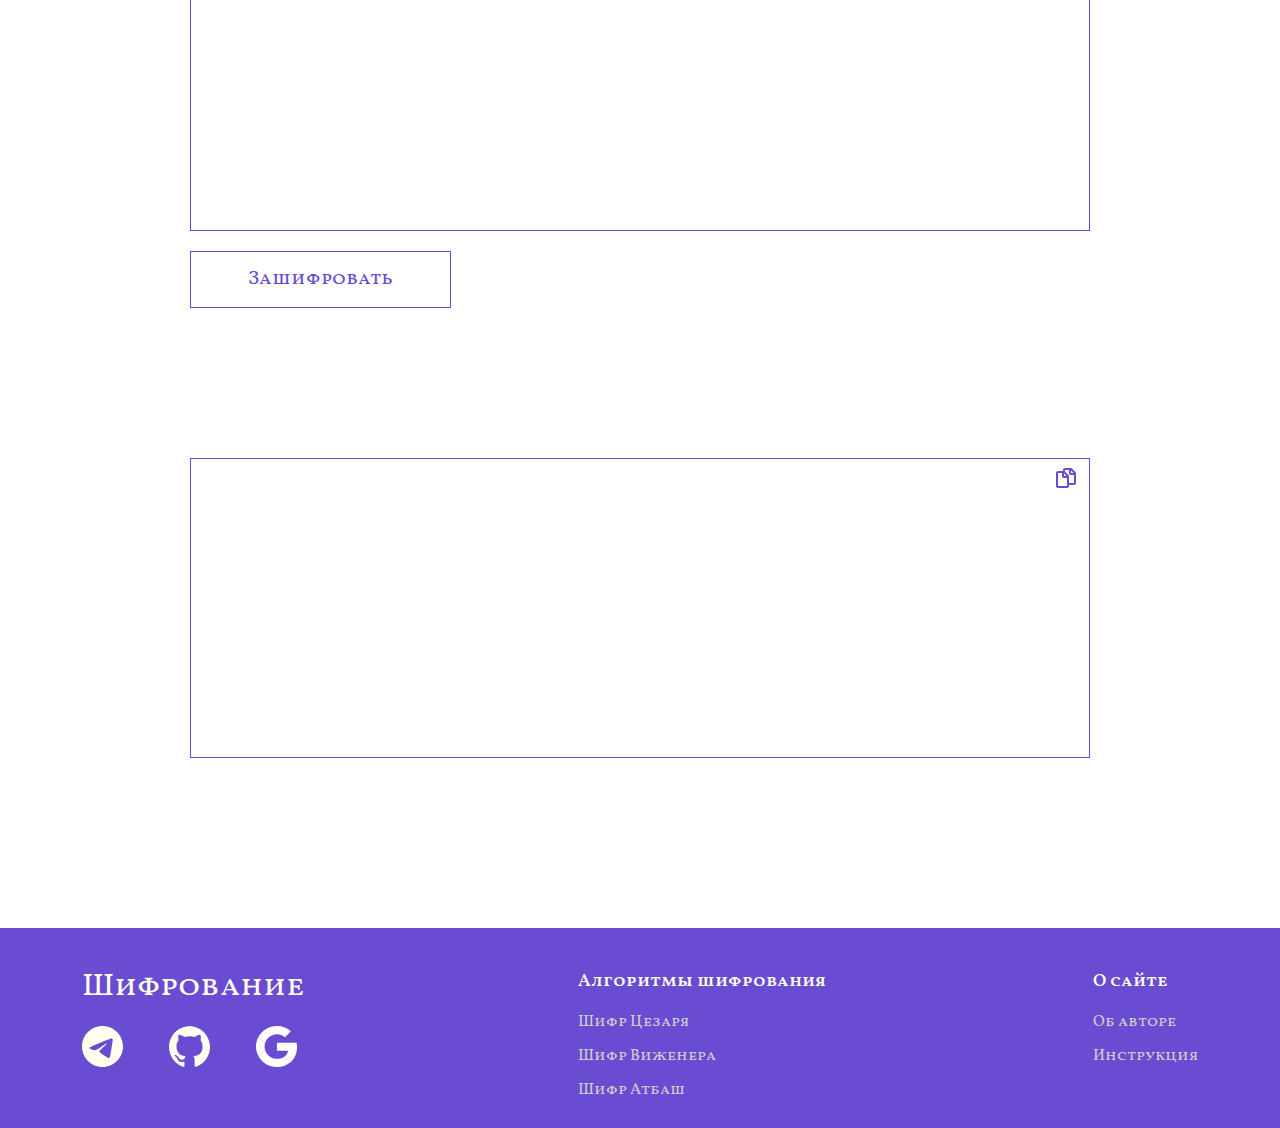
<file: Сайт/src/vigener.html>
<!DOCTYPE html>
<html lang="ru">
<head>
    <meta charset="UTF-8">
    <meta name="viewport" content="width=device-width, initial-scale=1.0">
    <link href="https://cdn.jsdelivr.net/npm/bootstrap@5.3.3/dist/css/bootstrap.min.css" rel="stylesheet" integrity="sha384-QWTKZyjpPEjISv5WaRU9OFeRpok6YctnYmDr5pNlyT2bRjXh0JMhjY6hW+ALEwIH" crossorigin="anonymous">
    <link rel="preconnect" href="https://www.youtube.com/watch?v=kueULgDkA5k&embeds_referring_euri=http%3A%2F%2F127.0.0.1%3A5501%2F&source_ve_path=OTY3MTQ&feature=emb_imp_woyt">
    <link rel="stylesheet" href="css/normalize.css">
    <link rel="stylesheet" href="css/style.css">
    <title>Шифр Виженера</title>

    <link rel="apple-touch-icon" sizes="57x57" href="icons/fav/apple-icon-57x57.png">
    <link rel="apple-touch-icon" sizes="60x60" href="icons/fav/apple-icon-60x60.png">
    <link rel="apple-touch-icon" sizes="72x72" href="icons/fav/apple-icon-72x72.png">
    <link rel="apple-touch-icon" sizes="76x76" href="icons/fav/apple-icon-76x76.png">
    <link rel="apple-touch-icon" sizes="114x114" href="icons/fav/apple-icon-114x114.png">
    <link rel="apple-touch-icon" sizes="120x120" href="icons/fav/apple-icon-120x120.png">
    <link rel="apple-touch-icon" sizes="144x144" href="icons/fav/apple-icon-144x144.png">
    <link rel="apple-touch-icon" sizes="152x152" href="icons/fav/apple-icon-152x152.png">
    <link rel="apple-touch-icon" sizes="180x180" href="icons/fav/apple-icon-180x180.png">
    <link rel="icon" type="image/png" sizes="192x192"  href="icons/fav/android-icon-192x192.png">
    <link rel="icon" type="image/png" sizes="32x32" href="icons/fav/favicon-32x32.png">
    <link rel="icon" type="image/png" sizes="96x96" href="icons/fav/favicon-96x96.png">
    <link rel="icon" type="image/png" sizes="16x16" href="icons/fav/favicon-16x16.png">
    <meta name="msapplication-TileColor" content="#ffffff">
    <meta name="msapplication-TileImage" content="icons/fav/ms-icon-144x144.png">
    <meta name="theme-color" content="#ffffff">
</head>
<body>
    <!-- Шапка -->
    <header class="header">
        <div class="container header__container">
            <nav class="navbar navbar-expand-md header__navbar">
                <div class="container-fluid">
                  <a class="navbar-brand header__logo logo" href="index.html">Шифрование</a>
                  <button class="navbar-toggler" type="button" data-bs-toggle="collapse" data-bs-target="#navbarSupportedContent" aria-controls="navbarSupportedContent" aria-expanded="false" aria-label="Переключатель навигации">
                    <!-- <span class="navbar-toggle-btn"></span> -->
                    <img src="icons/Menu_Duo_LG.svg" alt="" width="30" height="30">
                  </button>
                  <div class="collapse navbar-collapse justify-content-end" id="navbarSupportedContent">
                    <ul class="navbar-nav mb-lg-0">
                      <li class="nav-item">
                        <a class="nav-link" href="ceasar.html">Шифр Цезаря</a>
                      </li>
                      <li class="nav-item">
                        <a class="nav-link" href="vigener.html">
                            Шифр Виженера
                        </a>
                      </li>
                      <li class="nav-item">
                        <a class="nav-link" href="atbash.html">
                            Шифр Атбаш
                        </a>
                      </li>
                    </ul>
                  </div>
                </div>
              </nav>
        </div>
    </header>
    <main class="main">
        <!-- Главная часть -->
        <section class="main-part">
            <div class="container main-part__container">
              <div class="main-part__left-part">
                <h1 class="main-part__title title">Шифр Виженера</h1>
                <p class="main-part__text text">В шифре Цезаря каждая буква алфавита сдвигается на несколько позиций; например в шифре Цезаря при сдвиге +3, A стало бы D, B стало бы E и так далее. Шифр Виженера состоит из последовательности нескольких шифров Цезаря с различными значениями сдвига. Для зашифровывания может использоваться таблица алфавитов, называемая tabula recta или квадрат (таблица) Виженера. <br>
                <br>Применительно к латинскому алфавиту таблица Виженера составляется из строк по 26 символов, причём каждая следующая строка сдвигается на несколько позиций. Таким образом, в таблице получается 26 различных шифров Цезаря. На каждом этапе шифрования используются различные алфавиты, выбираемые в зависимости от символа ключевого слова.</p>
              </div>
              <div class="main-part__right-part content-center">
                <img src="img/vigener-img.png" alt="Виженер" width="369" height="475">
              </div>
            </div>
        </section>
        <!-- Видеоплеер -->
        <section class="player">
            <div class="player__container continer">
                <iframe class="player__videoplayer videoplayer" width="746" height="500" src="https://www.youtube.com/embed/kueULgDkA5k?si=zKM9S3VNRyBDRtTp" title="YouTube video player" frameborder="0" allow="accelerometer; autoplay; clipboard-write; encrypted-media; gyroscope; picture-in-picture; web-share" referrerpolicy="strict-origin-when-cross-origin" allowfullscreen></iframe>
            </div>
        </section>
        <!-- Шифрование -->
        <section class="encryption">
            <div class="encryption__container container">
                <!-- Кнопки переключения режимов шифрование/дешифрование -->
                <div class="encryption__switch-buttons switch-buttons" role="group">
                    <div class="encryption__switch-item switch-item">
                        <input class="encryption__btn-check" type="radio" name="btnradio" id="encrypt-radio" autocomplete="off" checked>
                        <label class="encryption__btn-label encrypt-radio" for="encrypt-radio">Шифрование</label>
                    </div>
                    <div class="encryption__switch-item switch-item">
                        <input class="encryption__btn-check" type="radio" name="btnradio" id="decrypt-radio" autocomplete="off">
                        <label class="encryption__btn-label decrypt-radio" for="decrypt-radio">Дешифрование</label>
                    </div>
                </div>
                <!-- Поле вводе текста для шифрования -->
                <div class="encryption__input-block">
                  <div class="copy-button input-button" type="button">
                  </div>
                  <textarea class="enctyption__textarea textarea" name="input-text" id="input-text" cols="3" rows="10" wrap="hard"></textarea>
                  <div class="encryption__button-block">
                      <!-- <button class="encryption__file-load-btn encrypt-button" 
                      type="button">Вставить в файл</button> -->
                      <button class="encryption__encrypt-btn encrypt-button" id="encrypt-decrypt-btn" type="button">Зашифровать</button>
                  </div>
                </div>
                <!-- Поле с зашифрованным текстом -->
                <div class="encryption__output-block">
                  <div class="copy-button output-button" type="button">
                  </div>
                  <textarea class="enctyption__textarea textarea" name="output-text" id="output-text" cols="30" rows="10" wrap="hard"></textarea>
                  <!-- <div class="encryption__button-block">
                      <button class="encryption__file-save-btn encrypt-button" type="button">Сохранить в файл</button>
                  </div> -->
                </div>
            </div>
        </section>

        <div class="main__btn-up btn-up"></div>
        <div class="copy-input-result">
          <span>Copied!</span>
        </div>
    </main>

    <footer class="ceasar-footer footer violet">
        <div class="container footer__container">
          <div class="footer__social-media-block">
            <h2 class="footer__logo logo ceasar-footer__logo">Шифрование</h2>
            <ul class="footer__social-media-list">
              <li class="footer__social-media-item"><a href="https://t.me/gibon22"><img src="icons/telegram-white.svg" alt=""></a></li>
              <li class="footer__social-media-item"><a href="https://github.com/Antoha-proger"><img src="icons/github-white.svg" alt=""></a></li>
              <li class="footer__social-media-item"><a href="mailto:kobeleva166@gmail.com"><img src="icons/gmail-white.svg" alt=""></a></li>
            </ul>
          </div>
          <div class="footer__algorithm-block">
            <ul class="footer__algorithm-list footer-list">
              <li class="footer__algorithm-title footer-title footer-title_violet">Алгоритмы шифрования</li>
              <li class="footer__algorithm-item footer-item footer-item_violet"><a href="ceasar.html">Шифр Цезаря</a></li>
              <li class="footer__algorithm-item footer-item footer-item_violet"><a href="vigener.html">Шифр Виженера</a></li>
              <li class="footer__algorithm-item footer-item footer-item_violet"><a href="atbash.html">Шифр Атбаш</a></li>
            </ul>
          </div>
          <div class="footer__about-block">
            <ul class="footer__about-list footer-list">
              <li class="footer__about-title footer-title footer-title_violet">О сайте</li>
              <li class="footer__about-item footer-item footer-item_violet"><a href="author.html">Об авторе</a></li>
              <li class="footer__about-item footer-item footer-item_violet"><a href="instruction.html">Инструкция</a></li>
            </ul>
          </div>
        </div>
    </footer>

    <script src="https://cdn.jsdelivr.net/npm/bootstrap@5.3.3/dist/js/bootstrap.bundle.min.js" integrity="sha384-YvpcrYf0tY3lHB60NNkmXc5s9fDVZLESaAA55NDzOxhy9GkcIdslK1eN7N6jIeHz" crossorigin="anonymous"></script>
    <script src="js/main_script.js"></script>
    <script src="js/vigener_script.js"></script>
</body>
</html>
</file>
<file: Сайт/src/css/style.css>
@charset "UTF-8";
@import url("https://fonts.googleapis.com/css2?family=Vollkorn+SC:wght@400;600;700;900&display=swap");
* {
  box-sizing: border-box;
}

body {
  font-family: "Vollkorn SC";
}

.container {
  max-width: 1140px;
}

.violet {
  background-color: #694CD2;
}

.main .content-center {
  align-self: center;
}

.footer-title {
  color: #694CD2;
  font-size: 18px;
  font-weight: 600;
  margin-bottom: 15px;
}

.footer-item {
  margin-bottom: 10px;
}
.footer-item a {
  text-decoration: none;
  font-size: 16px;
  color: #918f8f;
}
.footer-item a:hover {
  color: #694CD2;
  transition: 0.3s;
}

.footer-list {
  padding: 0;
  list-style: none;
}

.btn-up {
  position: fixed;
  bottom: 70px;
  right: 40px;
  background-color: #B8A5FF;
  width: 50px;
  height: 50px;
  display: none;
  border-radius: 50px;
  cursor: pointer;
}
.btn-up::before {
  content: "";
  background: transparent no-repeat center center;
  background-size: 100% 100%;
  width: 24px;
  height: 24px;
  background-image: url("../icons/ArrowUp.svg");
}
.btn-up-show {
  display: flex;
  justify-content: center;
  align-items: center;
}

.title {
  font-size: 36px;
  font-weight: bold;
}

.text {
  font-size: 16px;
}

.button {
  text-decoration: none;
  display: flex;
  align-items: center;
  position: relative;
  width: 261px;
  height: 60px;
  background-color: rgba(0, 0, 0, 0);
  padding-left: 20px;
  text-align: left;
  transition: 0.4s;
  margin-bottom: 50px;
}
.button::after {
  content: "";
  position: absolute;
  right: 20px;
  width: 35px;
  height: 35px;
  top: 18%;
}

.switch-buttons {
  display: inline-block;
  overflow: hidden;
  display: flex;
  justify-content: center;
}
.switch-buttons input[type=radio] {
  display: none;
}
.switch-buttons label {
  display: inline-block;
  cursor: pointer;
  padding: 5px 111px;
  text-align: center;
  border: 1px solid #694CD2;
  color: #694CD2;
  font-size: 24px;
  width: 450px;
}
.switch-buttons .switch-item:first-child label {
  border-right: none;
}
.switch-buttons input[type=radio]:checked + label {
  background-color: #694CD2;
  color: #FFFFF0;
  transition: 0.2s all;
}
.switch-buttons label:hover {
  color: #B8A5FF;
}

.switch-item {
  display: inline-block;
  float: left;
}

.textarea {
  width: 900px;
  position: relative;
  height: 300px;
  resize: none;
  border: 1px solid #694CD2;
  margin-bottom: 20px;
  color: #694CD2;
  font-size: 18px;
}
.textarea:focus {
  outline-color: #694CD2;
}

.copy-button {
  position: absolute;
  top: 0.5em;
  right: 7.5em;
  z-index: 100;
  width: 24px;
  height: 24px;
}
.copy-button::before {
  content: "";
  display: block;
  width: 24px;
  height: 24px;
  background-image: url("../icons/Files.svg");
}

.copy-input-result {
  display: none;
}
.copy-input-result_show {
  margin: 0;
  background-color: rgba(74, 74, 74, 0.8);
  color: #FFFFF0;
  display: inline-block;
  position: fixed;
  bottom: 50px;
  left: 45%;
  padding: 2px 40px;
  animation: anim 0.3s forwards;
}

@keyframes anim {
  0% {
    transform: translateY(150000%);
  }
  100% {
    transform: translateY(100%);
  }
}
.encrypt-button {
  padding: 16px 57px;
  display: flex;
  align-items: center;
  background-color: rgba(0, 0, 0, 0);
  border: 1px solid #694CD2;
  color: #694CD2;
  font-size: 20px;
}
.encrypt-button:hover {
  background-color: #694CD2;
  color: #FFFFF0;
}

.player__container {
  display: flex;
  justify-content: center;
  margin-bottom: 100px;
  min-height: 500px;
}
.player__videoplayer {
  width: 70%;
  height: 500px;
  border-radius: 20px;
}

.header {
  background-color: #694CD2;
}
.header__container {
  min-height: 100px;
  padding: 15px 0;
}
.header__navbar a, .header__navbar li {
  color: #FFFFF0;
}
.header__navbar a:hover, .header__navbar li:hover {
  color: #FFEC99;
}

.navbar-nav {
  -moz-column-gap: 1.875rem;
       column-gap: 1.875rem;
}

.header .logo {
  padding: 0;
  font-size: 32px;
  font-weight: bold;
}
.header .logo:focus-visible {
  outline: none;
}

.dropdown-menu {
  background-color: #694CD2;
  color: #FFFFF0;
  padding-left: 8px;
  border: none;
  padding-top: 30px;
  padding-bottom: 30px;
  right: 0;
}
.dropdown-menu li:not(:last-child) {
  margin-bottom: 20px;
}

.navbar .navbar-nav .nav-item .nav-link, .logo, .dropdown-item {
  position: relative;
  padding-right: 0;
  padding-left: 0;
}
.navbar .navbar-nav .nav-item .nav-link::before, .logo::before, .dropdown-item::before {
  position: absolute;
  bottom: 5px;
  left: 8;
  content: "";
  display: block;
  height: 1px;
  width: 0;
  background-color: #FFEC99;
  transition: 0.3s;
}
.navbar .navbar-nav .nav-item .nav-link:hover:before, .logo:hover:before, .dropdown-item:hover:before {
  width: 100%;
}
.navbar .navbar-nav .nav-item .nav-link:focus, .logo:focus, .dropdown-item:focus {
  color: #FFD000;
  box-shadow: none;
}
.navbar .navbar-nav .nav-item .nav-link:active, .logo:active, .dropdown-item:active {
  color: #FFD000;
}

.dropdown-item {
  display: inline;
}
.dropdown-item:hover {
  background-color: #694CD2;
}

.navbar-toggler {
  border: none;
}
.navbar-toggler:focus {
  box-shadow: none;
}

.main-part {
  background-color: #694CD2;
}
.main-part__container {
  min-height: 650px;
  display: flex;
  align-items: center;
  -moz-column-gap: 34px;
       column-gap: 34px;
  margin-bottom: 83px;
}
.main-part__title {
  color: #FFFFF0;
  margin: 0;
  margin-bottom: 45px;
}
.main-part__text {
  color: #FFFFF0;
  margin: 0;
}
.main-part__right-part {
  align-self: flex-end;
}

.main-slider__container {
  margin-bottom: 20px;
}
.main-slider__title {
  color: #694CD2;
  margin-bottom: 45px;
}
.main-slider__content {
  display: flex;
  align-items: center;
  -moz-column-gap: 125px;
       column-gap: 125px;
}
.main-slider__algorithm-name {
  color: #694CD2;
  font-size: 32px;
  font-weight: bold;
  margin-bottom: 50px;
}
.main-slider__algorithm_descr {
  color: #694CD2;
  font-size: 18px;
}
.main-slider__carousel {
  max-height: 450px;
}

.control-button {
  background-color: #694CD2;
  width: 40px;
  height: 40px;
  top: 50%;
  border-radius: 20px;
  opacity: 0.3;
}

.сaesars-сipher {
  min-height: 548px;
  background-color: #694CD2;
}
.сaesars-сipher__container {
  display: flex;
  justify-content: space-between;
  -moz-column-gap: 150px;
       column-gap: 150px;
  align-items: center;
  padding-top: 83px;
}
.сaesars-сipher__container img {
  width: 530px;
  height: 452px;
}
.сaesars-сipher__right-part {
  align-self: flex-start;
}
.сaesars-сipher__title {
  margin-bottom: 60px;
  color: #FFFFF0;
  text-align: right;
}
.сaesars-сipher__text {
  color: #FFFFF0;
  margin-bottom: 60px;
}
.сaesars-сipher__button {
  border: 1px solid #FFFFF0;
  color: #FFFFF0;
}
.сaesars-сipher__button::after {
  background: url("../icons/ArrowRight11.svg");
}
.сaesars-сipher__button:hover {
  background-color: #FFFFF0;
  color: #694CD2;
  border: none;
}
.сaesars-сipher__button:hover::after {
  background: url("../icons/ArrowRight12.svg");
}

.vigener-cipher {
  min-height: 450px;
}
.vigener-cipher__container {
  display: flex;
  justify-content: space-between;
  -moz-column-gap: 240px;
       column-gap: 240px;
  align-items: center;
  padding-top: 83px;
}
.vigener-cipher__left-part img {
  width: 279px;
  height: 359px;
}
.vigener-cipher__title {
  margin-bottom: 60px;
  color: #694CD2;
  text-align: left;
}
.vigener-cipher__text {
  color: #694CD2;
  margin-bottom: 60px;
}
.vigener-cipher__button {
  border: 1px solid #694CD2;
  color: #694CD2;
}
.vigener-cipher__button::after {
  background: url("../icons/ArrowRight12.svg");
}
.vigener-cipher__button:hover {
  background-color: #694CD2;
  color: #FFFFF0;
  border: none;
}
.vigener-cipher__button:hover::after {
  background: url("../icons/ArrowRight11.svg");
}

.atbash-cipher {
  min-height: 500px;
  background-color: #694CD2;
}
.atbash-cipher__container {
  display: flex;
  justify-content: space-between;
  -moz-column-gap: 135px;
       column-gap: 135px;
  align-items: center;
  padding-top: 83px;
}
.atbash-cipher__left-part img {
  width: 453px;
  height: 330px;
}
.atbash-cipher__right-part {
  align-self: flex-start;
}
.atbash-cipher__title {
  margin-bottom: 60px;
  color: #FFFFF0;
  text-align: right;
}
.atbash-cipher__text {
  color: #FFFFF0;
  margin-bottom: 60px;
}
.atbash-cipher__button {
  border: 1px solid #FFFFF0;
  color: #FFFFF0;
}
.atbash-cipher__button::after {
  background: url("../icons/ArrowRight11.svg");
}
.atbash-cipher__button:hover {
  background-color: #FFFFF0;
  color: #694CD2;
  border: none;
}
.atbash-cipher__button:hover::after {
  background: url("../icons/ArrowRight12.svg");
}

.footer__container {
  padding-top: 40px;
  min-height: 200px;
  display: grid;
  grid-template-columns: repeat(3, 1fr);
  justify-content: space-between;
}
.footer__logo {
  color: #694CD2;
  margin-bottom: 20px;
  pointer-events: none;
}
.footer__social-media-list {
  padding: 0;
  list-style: none;
  display: flex;
  -moz-column-gap: 46px;
       column-gap: 46px;
}
.footer__algorithm-block {
  justify-self: end;
}
.footer__about-block {
  justify-self: end;
}

.encryption__switch-buttons {
  margin-bottom: 50px;
}
.encryption__input-block {
  position: relative;
  display: flex;
  align-items: center;
  flex-direction: column;
  margin-bottom: 150px;
}
.encryption__button-block {
  width: 900px;
  display: flex;
  justify-content: space-between;
}
.encryption__output-block {
  position: relative;
  display: flex;
  align-items: center;
  flex-direction: column;
  margin-bottom: 150px;
}

.ceasar-footer__logo {
  color: #FFFFF0;
}

.footer-title_violet {
  color: #FFFFF0;
  font-size: 18px;
  font-weight: 600;
  margin-bottom: 15px;
}

.footer-item_violet {
  margin-bottom: 10px;
}
.footer-item_violet a {
  text-decoration: none;
  font-size: 16px;
  color: #d2cece;
}
.footer-item_violet a:hover {
  color: #FFFFF0;
  transition: 0.3s;
}

@media (max-width: 991px) {
  .container {
    max-width: 750px;
    padding-top: 40px;
  }
  .header__container {
    min-height: 60px;
    margin: 0 auto;
    padding-top: 15px;
  }
  .header .logo {
    font-size: 24px;
    margin-right: 34px;
  }
  .navbar-nav {
    -moz-column-gap: 0.938rem;
         column-gap: 0.938rem;
  }
  .nav-item {
    padding: 0;
  }
  .nav-link {
    font-size: 12px;
  }
  .dropdown-menu {
    padding: 0;
  }
  .dropdown-item {
    font-size: 12px;
  }
  .main-part__container {
    min-height: 440px;
    -moz-column-gap: 15px;
         column-gap: 15px;
  }
  .main-part__right-part img {
    width: 17.563rem;
    height: 16.938rem;
  }
  .main-part__title {
    margin-bottom: 25px;
  }
  .main-part__text {
    min-width: 350px;
  }
  .main-slider__title {
    margin-bottom: 45px;
  }
  .main-slider__content {
    -moz-column-gap: 60px;
         column-gap: 60px;
    min-height: 300px;
  }
  .main-slider__content img {
    width: 200px;
    height: 226px;
  }
  .main-slider__algorithm-name {
    font-size: 24px;
    margin-bottom: 20px;
  }
  .main-slider__algorithm_descr {
    font-size: 14px;
  }
  .сaesars-сipher {
    min-height: 400px;
  }
  .сaesars-сipher__container {
    margin-bottom: 0;
    -moz-column-gap: 45px;
         column-gap: 45px;
  }
  .сaesars-сipher__left-part img {
    width: 289px;
    height: 246px;
  }
  .сaesars-сipher__title {
    margin-bottom: 40px;
  }
  .сaesars-сipher__text {
    margin-bottom: 40px;
  }
  .vigener-cipher {
    min-height: 350px;
  }
  .vigener-cipher__container {
    -moz-column-gap: 100px;
         column-gap: 100px;
  }
  .vigener-cipher__left-part img {
    width: 250px;
    height: 322px;
  }
  .vigener-cipher__title {
    margin-bottom: 40px;
  }
  .vigener-cipher__text {
    margin-bottom: 40px;
  }
  .atbash-cipher {
    min-height: 300px;
  }
  .atbash-cipher__container {
    -moz-column-gap: 100px;
         column-gap: 100px;
  }
  .atbash-cipher__left-part img {
    width: 300px;
    height: 218px;
  }
  .atbash-cipher__title {
    margin-bottom: 40px;
  }
  .atbash-cipher__text {
    margin-bottom: 40px;
  }
  .footer__logo {
    font-size: 20px;
  }
  .footer__social-media-list {
    -moz-column-gap: 24px;
         column-gap: 24px;
  }
  .footer__social-media-item img {
    width: 30px;
    height: 30px;
  }
  .title {
    font-size: 20px;
  }
  .text {
    font-size: 13px;
    min-width: 300px;
  }
  .button {
    width: 200px;
    height: 50px;
    font-size: 14px;
    padding-left: 0px;
    justify-content: center;
  }
  .button::after {
    content: none;
  }
  .footer-title {
    font-size: 16px;
  }
  .footer-item a {
    font-size: 14px;
  }
  .player__container {
    margin-bottom: 50px;
    min-height: 300px;
  }
  .player__videoplayer {
    height: 300px;
  }
  .switch-buttons label {
    padding: 0;
    font-size: 20px;
    width: 350px;
  }
  .textarea {
    width: 700px;
  }
  .encryption__input-block {
    margin-bottom: 100px;
  }
  .encryption__button-block {
    width: 700px;
  }
  .encrypt-button {
    padding: 15px 30px;
    font-size: 14px;
  }
  .copy-button {
    right: 1.5em;
  }
}
@media (max-width: 767px) {
  .container {
    max-width: 100%;
  }
  .nav-link {
    display: inline;
  }
  .nav-item:not(:last-child) {
    margin-bottom: 20px;
  }
  .main-part__right-part {
    display: none;
  }
  .main-part__container {
    min-height: 320px;
    align-items: start;
  }
  .main-part__text {
    margin-bottom: 30px;
  }
  .main-slider__content {
    min-height: 200px;
  }
  .main-slider__content img {
    display: none;
  }
  .main-slider__title {
    text-align: center;
    margin-bottom: 0;
  }
  .main-slider__algorithm-name {
    text-align: center;
  }
  .сaesars-сipher {
    min-height: 300px;
  }
  .сaesars-сipher__left-part {
    display: none;
  }
  .сaesars-сipher__title {
    text-align: left;
  }
  .vigener-cipher__left-part {
    display: none;
  }
  .atbash-cipher__title {
    text-align: left;
  }
  .atbash-cipher__left-part {
    display: none;
  }
  .footer__container {
    grid-template-columns: repeat(1, 1fr);
    row-gap: 30px;
  }
  .footer__algorithm-block {
    justify-self: start;
  }
  .footer__about-block {
    justify-self: start;
  }
  .switch-buttons {
    align-items: center;
    justify-content: center;
    flex-direction: column;
    row-gap: 20px;
  }
  .switch-buttons label {
    width: 100%;
  }
  .switch-buttons .switch-item:first-child label {
    border-right: 1px solid #694CD2;
  }
  .switch-item {
    width: 100%;
  }
  .textarea {
    width: 100%;
  }
  .encryption__button-block {
    width: 100%;
    flex-direction: column;
    row-gap: 20px;
  }
  .encrypt-button {
    display: block;
  }
}/*# sourceMappingURL=style.css.map */
</file>
<file: Сайт/src/css/author_style.css>
@import url("https://fonts.googleapis.com/css2?family=Vollkorn+SC:wght@400;600;700;900&display=swap");
* {
  box-sizing: border-box;
}

body {
  font-family: "Vollkorn SC";
}

.container {
  max-width: 1140px;
}

.title {
  font-size: 32px;
  font-weight: bold;
}

.text {
  font-size: 18px;
}

.navbar-toggler {
  border: none;
  color: #000000;
}
.navbar-toggler:focus {
  box-shadow: none;
}

.btn-up {
  position: fixed;
  bottom: 70px;
  right: 40px;
  background-color: #000000;
  width: 50px;
  height: 50px;
  display: none;
  border-radius: 50px;
  cursor: pointer;
}
.btn-up::before {
  content: "";
  background: transparent no-repeat center center;
  background-size: 100% 100%;
  width: 24px;
  height: 24px;
  background-image: url("../icons/ArrowUp.svg");
}
.btn-up-show {
  display: flex;
  justify-content: center;
  align-items: center;
}

.footer-title {
  color: #000000;
  font-size: 18px;
  font-weight: 600;
  margin-bottom: 15px;
}

.footer-item {
  margin-bottom: 10px;
}
.footer-item a {
  text-decoration: none;
  font-size: 16px;
  color: #918f8f;
}

.footer-list {
  padding: 0;
  list-style: none;
}

.line {
  width: 100%;
  height: 1px;
  background-color: #000000;
}

.author-header__container {
  min-height: 100px;
  padding: 15px 0;
}
.author-header__navbar a {
  color: #000000;
  font-weight: 600;
  transition: all 0.3s;
}
.author-header__navbar a:hover {
  scale: 1.2;
}

.navbar-nav {
  -moz-column-gap: 1.875rem;
       column-gap: 1.875rem;
}

.author-header .logo {
  padding: 0;
  font-size: 32px;
  font-weight: bold;
}
.author-header .logo:focus-visible {
  outline: none;
}

.general {
  position: relative;
  min-height: 700px;
}
.general__container {
  padding-left: 0;
}
.general__bottom-part {
  position: absolute;
  bottom: 0;
  right: 0;
  display: flex;
}
.general__title-block {
  position: absolute;
  padding-top: 44px;
  padding-bottom: 44px;
  width: 500px;
  text-align: right;
  padding-right: 25px;
  left: 0;
  top: 72px;
  display: inline-block;
  background-color: #421AFF;
  color: #FFFFFF;
  border-bottom-right-radius: 20px;
}
.general__text {
  align-self: center;
  margin-left: 93px;
  color: #000000;
  font-size: 18px;
  margin-right: 50px;
}

.card {
  border: none;
  max-width: 361px;
  background: transparent;
  transition: all 0.3s;
  overflow: hidden;
}
.card:hover {
  scale: 1.2;
}
.card:has(~ .card:hover), .card:hover ~ .card {
  scale: 0.8;
}
.card img {
  margin-bottom: 20px;
}
.card__title {
  color: #FFFFFF;
  margin-bottom: 20px;
}
.card__text {
  color: #FFFFFF;
}

.development {
  background-color: #000000;
  margin-bottom: 80px;
  min-height: 650px;
}
.development__container {
  padding-top: 80px;
}
.development__title {
  color: #FFFFFF;
  margin-bottom: 60px;
}
.development__cards-block {
  display: grid;
  grid-template-columns: repeat(3, 1fr);
  -moz-column-gap: 3vw;
       column-gap: 3vw;
}

.technique {
  min-height: 600px;
}
.technique__title {
  text-align: center;
  margin-bottom: 60px;
}
.technique__content {
  display: flex;
  margin-bottom: 100px;
}
.technique__toggle-button {
  width: 40px;
  height: 40px;
  border: none;
  display: flex;
  justify-content: center;
  align-items: center;
  background-color: #FFFFFF;
  border-radius: 20px;
  margin-bottom: 40px;
  transition: rotate 0.2s;
}
.technique__toggle-button::before {
  content: "";
  background-size: 100% 100%;
  width: 24px;
  height: 24px;
  background-image: url("../icons/switch-button.svg");
}
.technique__toggle-button:hover {
  background-color: #B8B4B4;
}
.technique__toggle-button_wrap {
  rotate: 180deg;
}
.technique__line {
  margin-bottom: 20px;
}
.technique__switch-buttons {
  display: flex;
  flex-direction: column;
  justify-content: space-between;
  min-height: 300px;
  padding-left: 15px;
  margin-right: 80px;
}
.technique__switch-buttons input[type=radio] {
  display: none;
}
.technique__tech-title {
  display: inline-block;
  cursor: pointer;
  text-align: center;
  padding-left: 20px;
  font-size: 24px;
  font-weight: bold;
}
.technique__tech-title_wrap {
  transition: all 0.2s;
  display: none;
}
.technique .technique__tech-logo {
  padding: 0;
  cursor: pointer;
}
.technique .technique__tech-logo_wrap img {
  transition: all 0.3s;
  width: 36px;
  height: 48px;
}
.technique__switch-item {
  display: flex;
  align-items: center;
  width: 230px;
  min-height: 70px;
  transition: all 0.2s;
  position: relative;
}
.technique__switch-item::after {
  position: absolute;
  bottom: -5px;
  content: "";
  display: block;
  height: 1px;
  width: 0;
  background-color: #000000;
  transition: 0.3s;
}
.technique__switch-item:has(> .technique__btn-check:checked):after {
  width: 100%;
}
.technique__switch-item_wrap {
  max-width: 40px;
  transition: all 0.2s;
}
.technique__switch-item_wrap::after {
  bottom: 5px;
}
.technique__technology-description {
  display: flex;
  justify-content: center;
  align-items: center;
  border-left: 1px solid #000000;
  padding-left: 50px;
  transition: all 0.3s;
}

.footer__container {
  padding-top: 40px;
  min-height: 200px;
  display: grid;
  grid-template-columns: repeat(3, 1fr);
  justify-content: space-between;
}
.footer__logo {
  color: #000000;
  margin-bottom: 20px;
  pointer-events: none;
}
.footer__social-media-list {
  padding: 0;
  list-style: none;
  display: flex;
  -moz-column-gap: 46px;
       column-gap: 46px;
}
.footer__algorithm-block {
  justify-self: end;
}
.footer__about-block {
  justify-self: end;
}

@media (max-width: 991px) {
  .container {
    max-width: 750px;
  }
  .author-header__container {
    margin: 0;
    padding: 15px 50px;
    margin-bottom: 40px;
    max-width: 950px;
  }
  .general {
    min-height: 450px;
  }
  .general__title-block {
    position: static;
    margin-left: -150px;
    margin-bottom: 40px;
    padding-left: 30px;
    width: 600px;
  }
  .general__bottom-part {
    margin-bottom: 40px;
    display: block;
    position: static;
    padding-left: 50px;
  }
  .general__bottom-part img {
    display: none;
  }
  .general__text {
    margin-left: 0;
  }
  .card {
    overflow: hidden;
    max-width: 210px;
  }
  .development {
    min-height: 700px;
  }
  .footer__container {
    display: flex;
    justify-content: space-between;
  }
}
@media (max-width: 767px) {
  .container {
    max-width: 100%;
  }
  .author-header .logo {
    font-size: 18px;
    margin: 0 auto;
  }
  .navbar-toggler {
    margin: 0 auto;
  }
  .navbar-collapse {
    text-align: center;
  }
  .general__title-block {
    width: 400px;
  }
  .development {
    margin-bottom: 40px;
  }
  .development__container {
    padding-top: 20px;
  }
  .development__cards-block {
    grid-template-columns: repeat(1, 1fr);
  }
  .card {
    justify-self: center;
    margin-bottom: 70px;
  }
  .footer__container {
    flex-direction: column;
  }
  .title {
    font-size: 16px;
    font-weight: bold;
  }
  .text {
    font-size: 12px;
  }
  .technique__content {
    flex-direction: column;
  }
  .technique__switch-buttons {
    flex-direction: row;
    min-height: 150px;
    justify-content: none;
    padding-left: 0;
    margin-right: 0;
  }
  .technique__switch-item {
    flex-direction: column;
  }
  .technique__switch-item::after {
    bottom: 50px;
  }
  .technique__switch-item_wrap::after {
    bottom: 90px;
  }
  .technique__tech-title {
    font-size: 16px;
    padding-left: 0;
  }
  .technique__technology-description {
    border: none;
    padding: 0;
  }
}/*# sourceMappingURL=author_style.css.map */
</file>
<file: Сайт/src/css/instruct_style.css>
@import url("https://fonts.googleapis.com/css2?family=Vollkorn+SC:wght@400;600;700;900&display=swap");
* {
  box-sizing: border-box;
}

body {
  font-family: "Vollkorn SC";
}

.container {
  max-width: 1140px;
}

.title {
  font-size: 32px;
  font-weight: bold;
  margin: 0;
}

.text {
  font-size: 18px;
}

.navbar-toggler {
  border: none;
  color: #634F44;
}
.navbar-toggler:focus {
  box-shadow: none;
}

.btn-up {
  position: fixed;
  bottom: 70px;
  right: 40px;
  background-color: #634F44;
  width: 50px;
  height: 50px;
  display: none;
  border-radius: 50px;
  cursor: pointer;
}
.btn-up::before {
  content: "";
  background: transparent no-repeat center center;
  background-size: 100% 100%;
  width: 24px;
  height: 24px;
  background-image: url("../icons/ArrowUp.svg");
}
.btn-up-show {
  display: flex;
  justify-content: center;
  align-items: center;
}

.footer-title {
  color: #FFFFF0;
  font-size: 18px;
  font-weight: 600;
  margin-bottom: 15px;
}

.footer-item {
  margin-bottom: 10px;
}
.footer-item a {
  text-decoration: none;
  font-size: 16px;
  color: #918f8f;
}

.footer-list {
  padding: 0;
  list-style: none;
}

.navbar-nav {
  -moz-column-gap: 1.875rem;
       column-gap: 1.875rem;
}

.navbar .navbar-nav .nav-item .nav-link, .logo {
  position: relative;
  padding-right: 0;
  padding-left: 0;
}
.navbar .navbar-nav .nav-item .nav-link::before, .logo::before {
  position: absolute;
  bottom: 5px;
  left: 8;
  content: "";
  display: block;
  height: 1px;
  width: 0;
  background-color: #FFFFF0;
  transition: 0.3s;
}
.navbar .navbar-nav .nav-item .nav-link:hover:before, .logo:hover:before {
  width: 100%;
}
.navbar .navbar-nav .nav-item .nav-link:hover, .logo:hover {
  color: #FFFFF0;
}

.instruct-header {
  background-color: #634F44;
}
.instruct-header__container {
  min-height: 100px;
  padding: 15px 0;
}
.instruct-header__navbar a {
  color: #FFFFF0;
  font-weight: 600;
  transition: all 0.3s;
}

.instruct-header .logo {
  padding: 0;
  font-size: 32px;
  font-weight: bold;
}
.instruct-header .logo:focus-visible {
  outline: none;
}

.general {
  min-height: 400px;
  background-color: #634F44;
  color: #FFFFF0;
}
.general__container {
  padding-top: 83px;
}
.general__text {
  max-width: 600px;
}
.general__title {
  margin-bottom: 30px;
}

.steps {
  min-height: 1800px;
  color: #634F44;
}
.steps__container {
  padding-top: 83px;
}
.steps__main-title {
  text-align: center;
  margin-bottom: 83px;
}
.steps__wrapper {
  max-width: 32.014vw;
}

.number {
  color: #FFFFF0;
  font-size: 48px;
  font-weight: bold;
  background-color: #634F44;
  min-width: 100px;
  height: 100px;
  border-radius: 100px;
  display: flex;
  justify-content: center;
  align-items: center;
}

.step {
  display: flex;
  justify-content: space-between;
  margin-bottom: 100px;
}
.step .title {
  margin-top: 29px;
  margin-bottom: 30px;
}
.step_left .wrapper {
  padding-left: 70px;
  padding-right: 100px;
}
.step_right .wrapper {
  padding-left: 100px;
}

.content {
  display: flex;
  justify-content: space-between;
}
.content .text {
  font-size: 16px;
}

.footer {
  background-color: #634F44;
}
.footer__container {
  padding-top: 40px;
  min-height: 200px;
  display: grid;
  grid-template-columns: repeat(3, 1fr);
  justify-content: space-between;
}
.footer__logo {
  color: #FFFFF0;
  margin-bottom: 20px;
  pointer-events: none;
}
.footer__social-media-list {
  padding: 0;
  list-style: none;
  display: flex;
  -moz-column-gap: 46px;
       column-gap: 46px;
}
.footer__algorithm-block {
  justify-self: end;
}
.footer__about-block {
  justify-self: end;
}

@media (max-width: 991px) {
  .container {
    max-width: 750px;
  }
  .instruct-header__container {
    margin: 0;
    padding: 15px 50px;
    max-width: 950px;
  }
  .general {
    min-height: 300px;
  }
  .general__container {
    padding-top: 40px;
  }
  .steps {
    min-height: 1100px;
  }
  .steps__container {
    padding-top: 40px;
  }
  .steps__main-title {
    margin-bottom: 50px;
  }
  .steps img {
    display: none;
  }
  .step {
    margin-bottom: 50px;
    display: block;
  }
  .step .title {
    margin-top: 29px;
    margin-bottom: 30px;
  }
  .step .wrapper {
    padding: 0;
    max-width: 35.25vw;
  }
  .content {
    justify-content: space-around;
  }
  .content .number {
    align-self: center;
  }
  .number {
    font-size: 80px;
    width: 150px;
    height: 150px;
  }
  .title {
    font-size: 24px;
  }
  .text {
    font-size: 16px;
  }
  .footer__container {
    display: flex;
    justify-content: space-between;
  }
}
@media (max-width: 767px) {
  .container {
    max-width: 100%;
  }
  .instruct-header .logo {
    font-size: 18px;
    margin: 0 auto;
  }
  .navbar-toggler {
    margin: 0 auto;
  }
  .navbar-collapse {
    text-align: center;
  }
  .general__container {
    padding-top: 20px;
  }
  .step .wrapper {
    max-width: 100%;
  }
  .step_right .number {
    order: -1;
  }
  .steps .title {
    text-align: center;
    margin-top: 0;
    margin-bottom: 20px;
  }
  .content {
    flex-direction: column;
  }
  .title {
    font-size: 16px;
  }
  .text {
    font-size: 13px;
  }
  .number {
    font-size: 40px;
    width: 100px;
    height: 100px;
  }
  .footer__container {
    flex-direction: column;
  }
}/*# sourceMappingURL=instruct_style.css.map */
</file>
